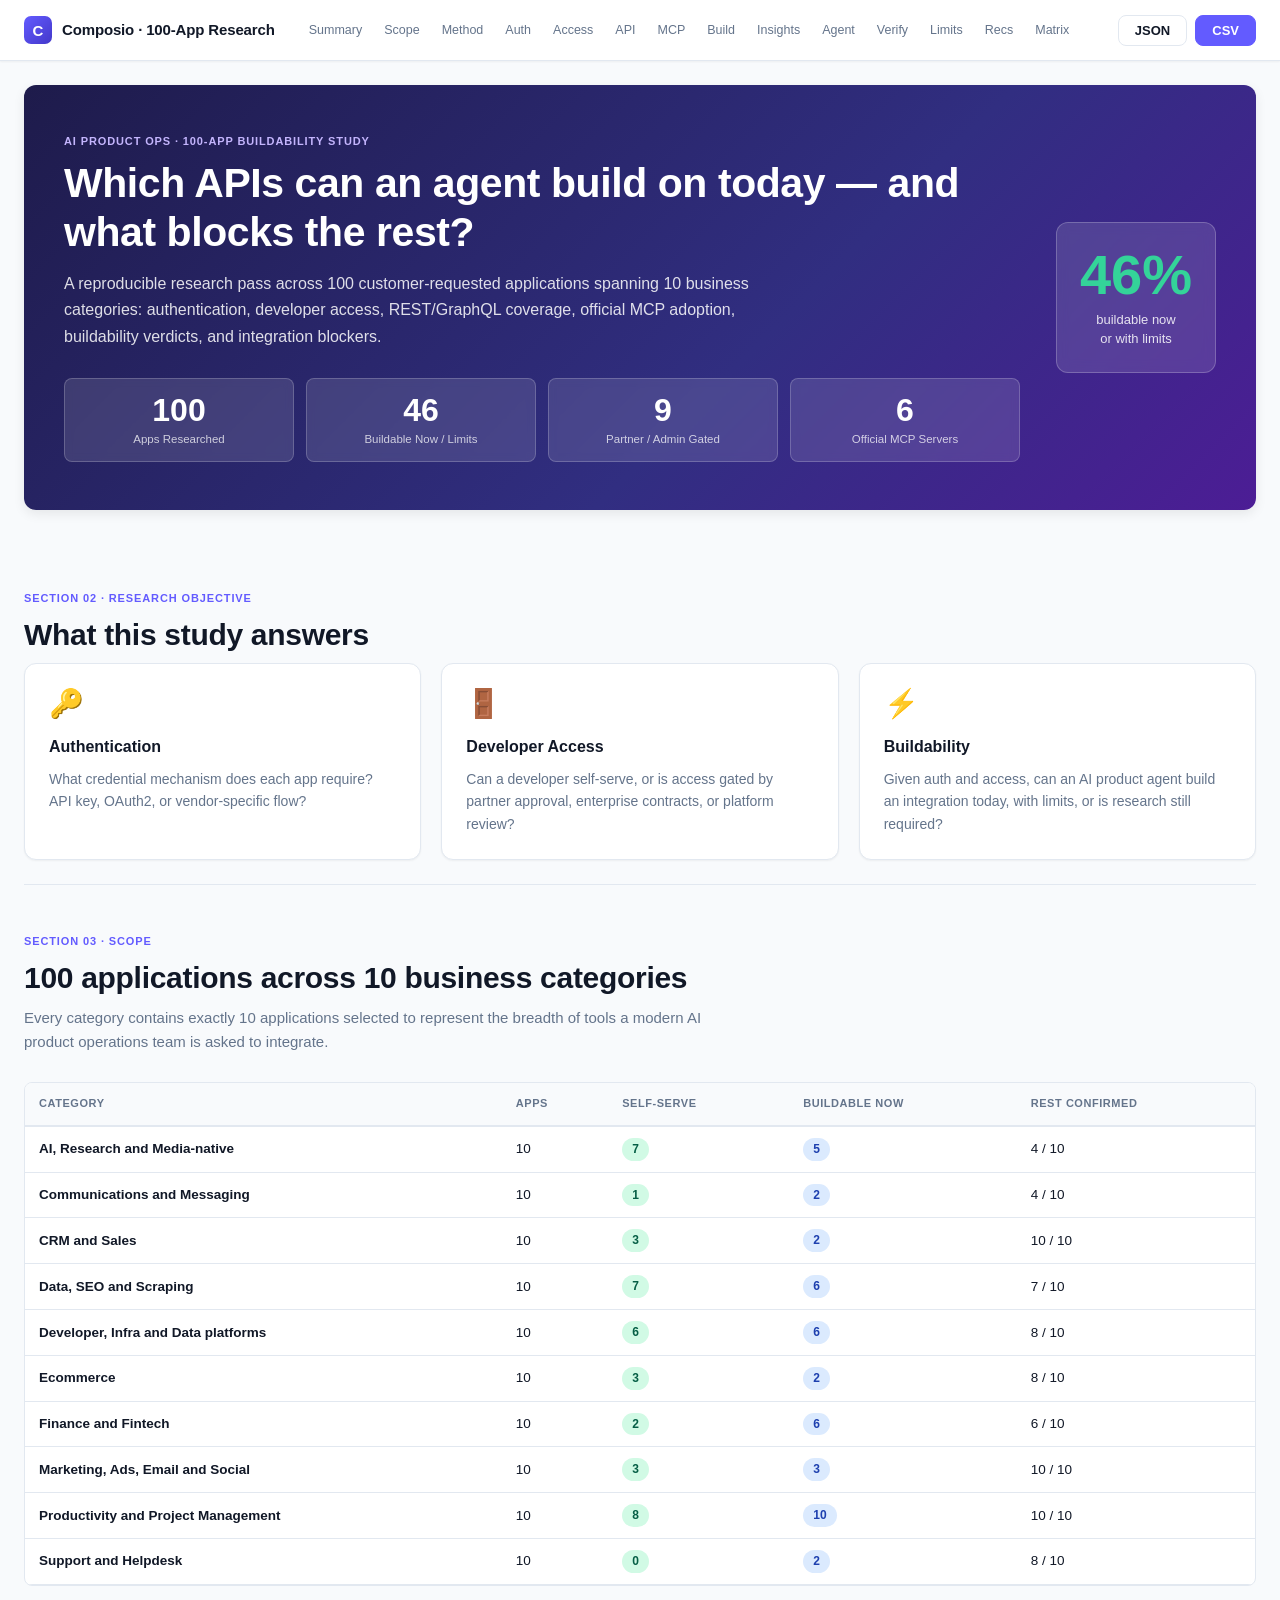
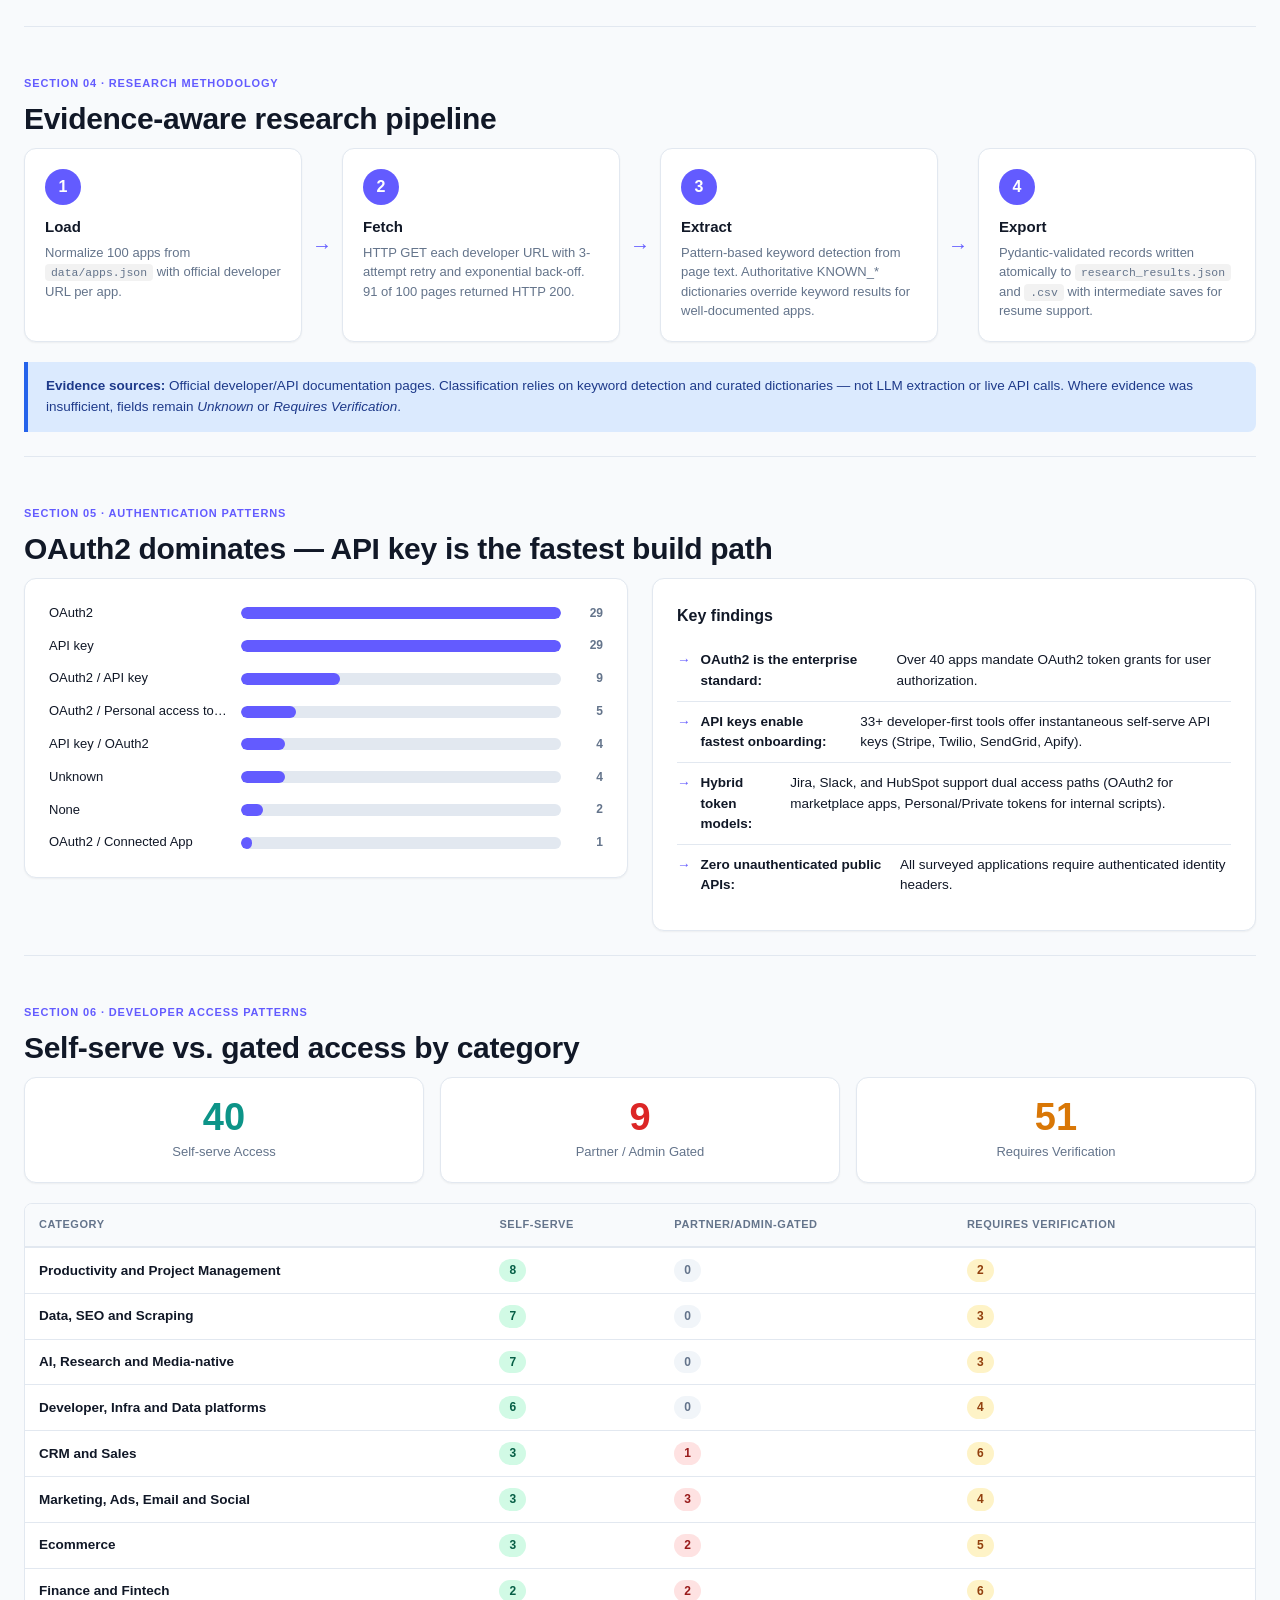
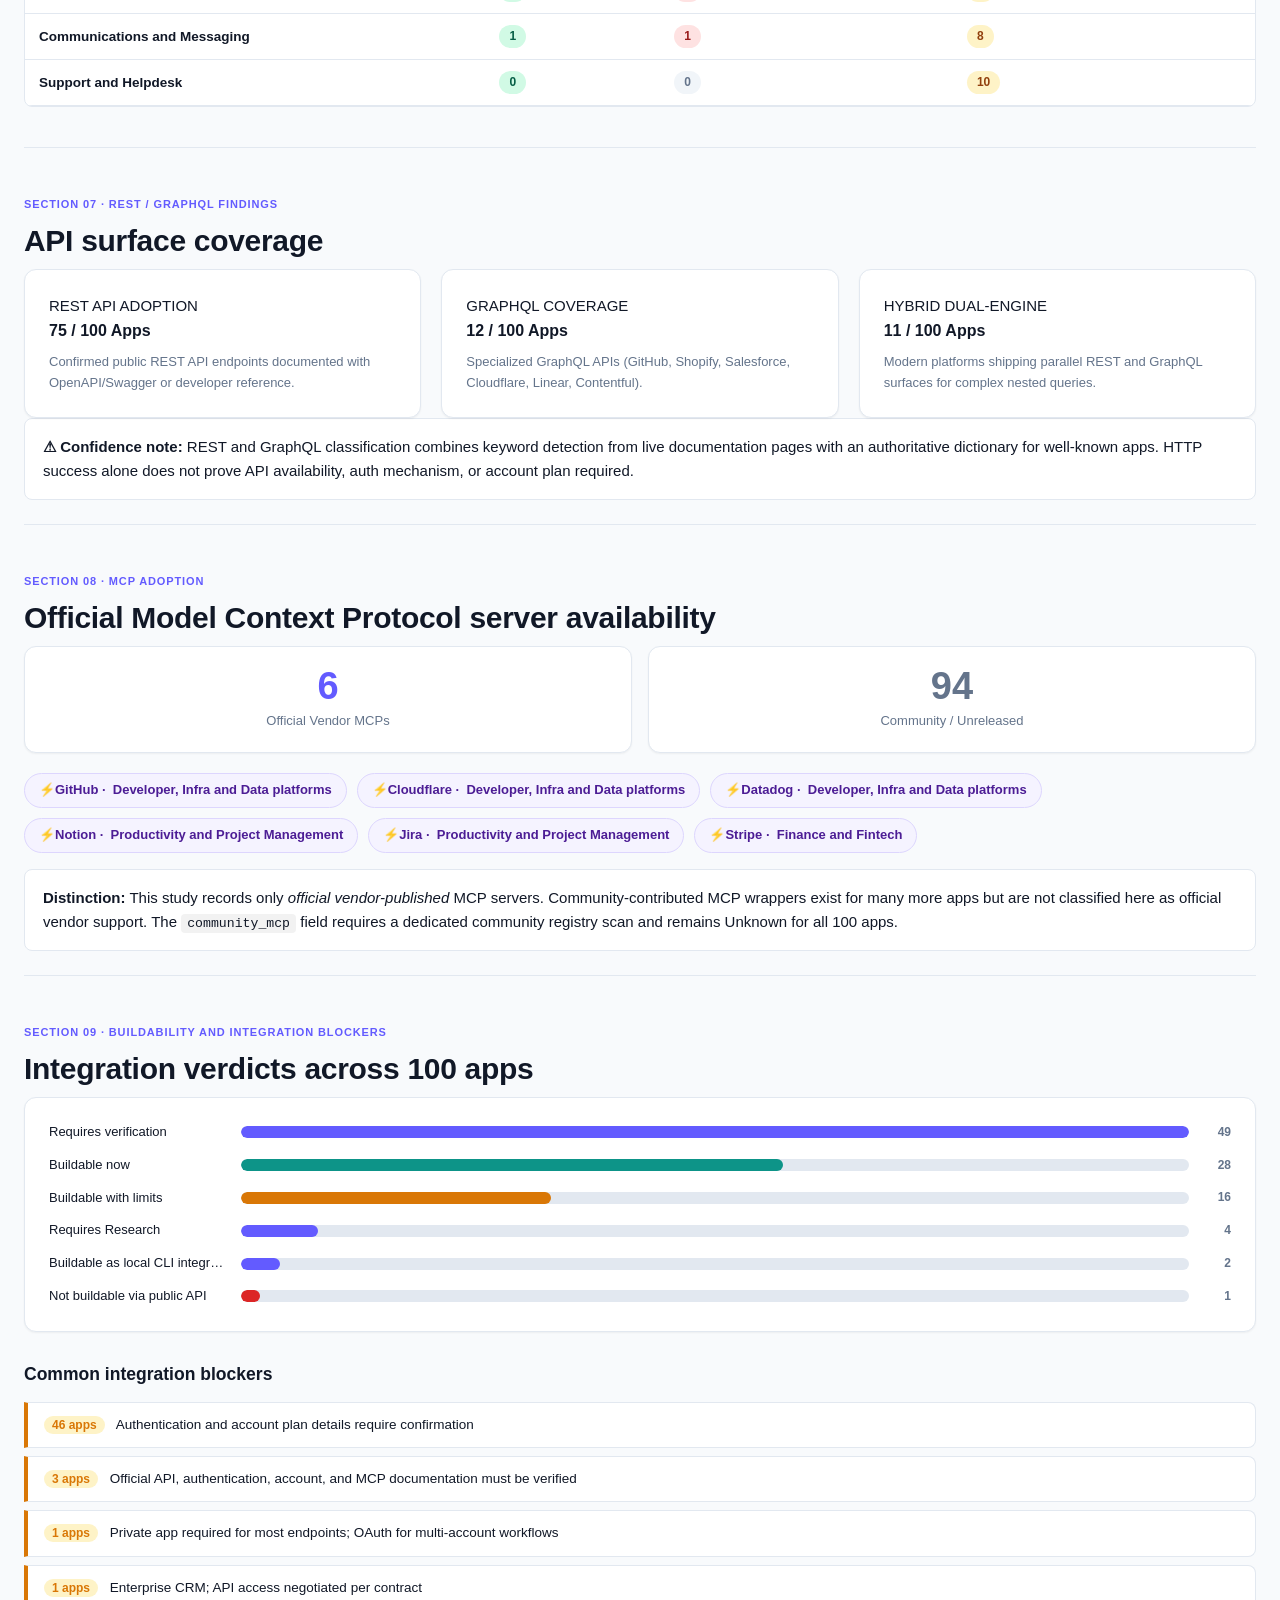
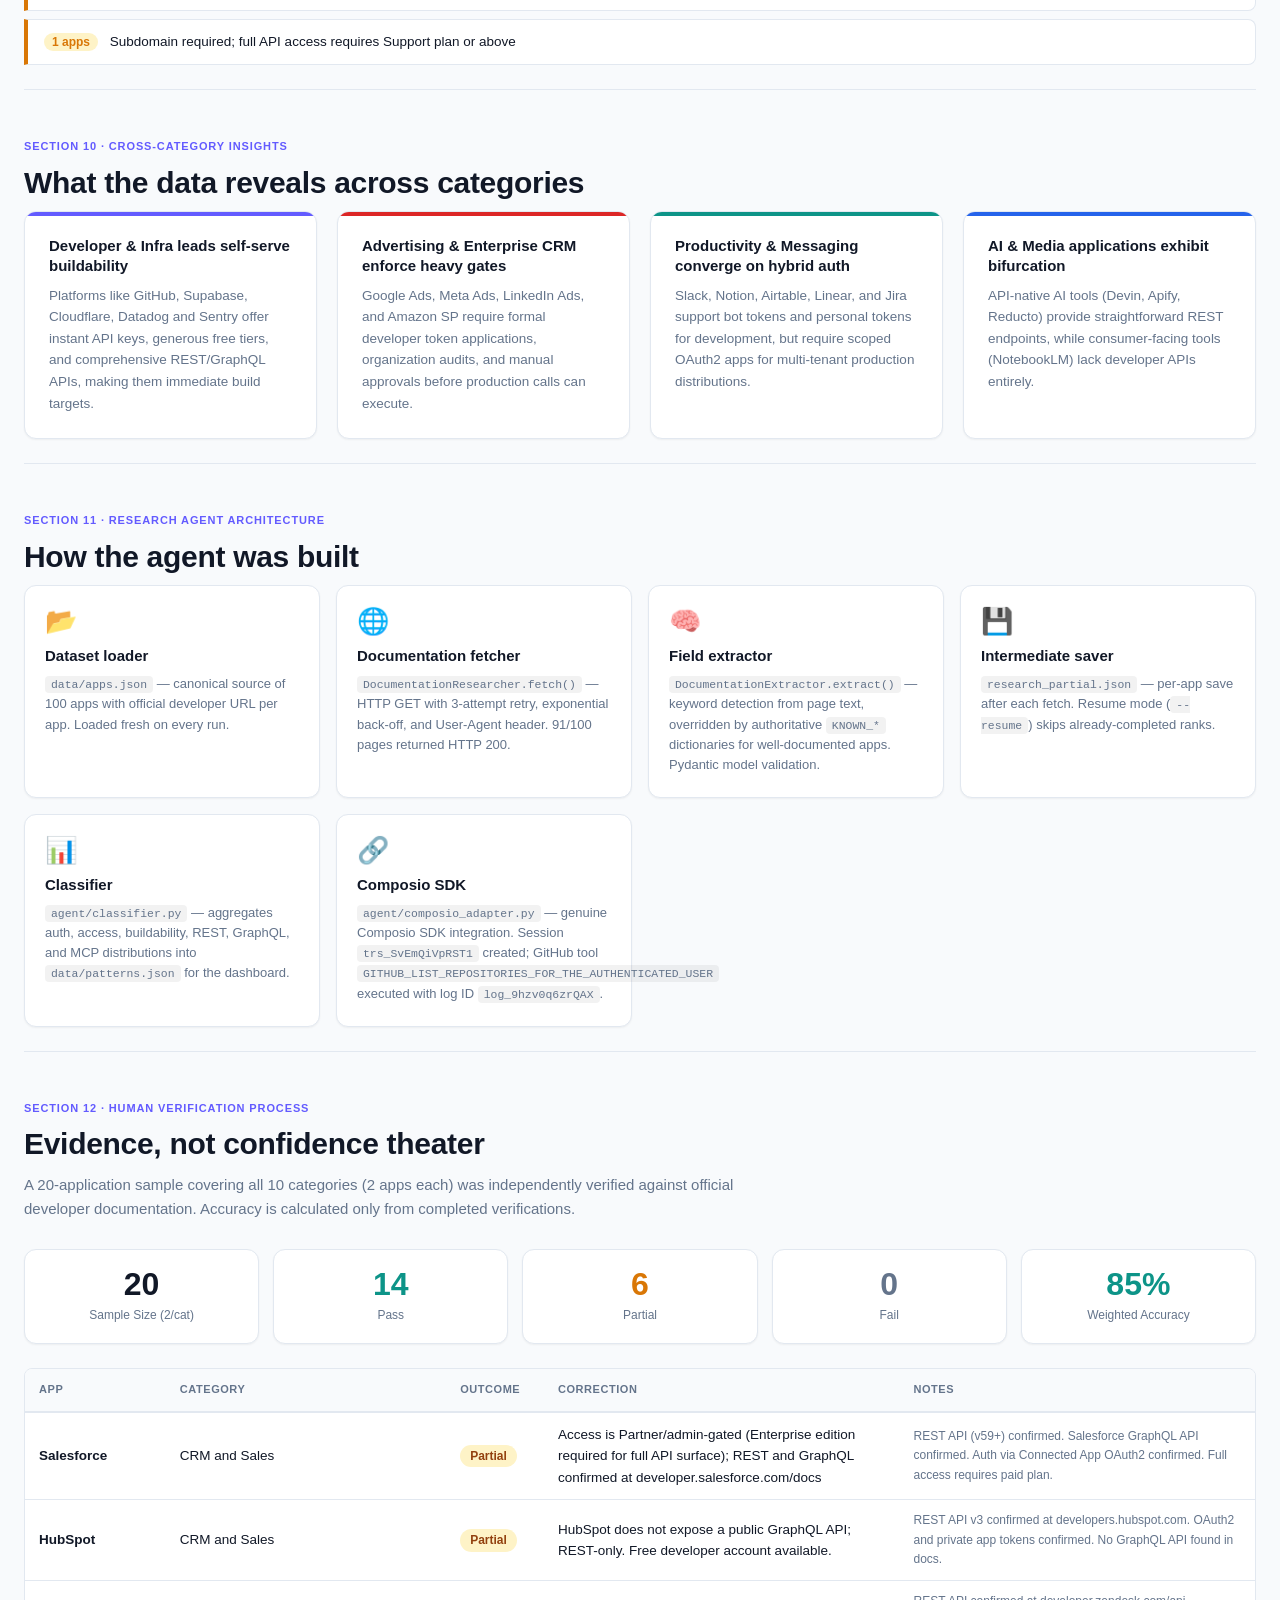
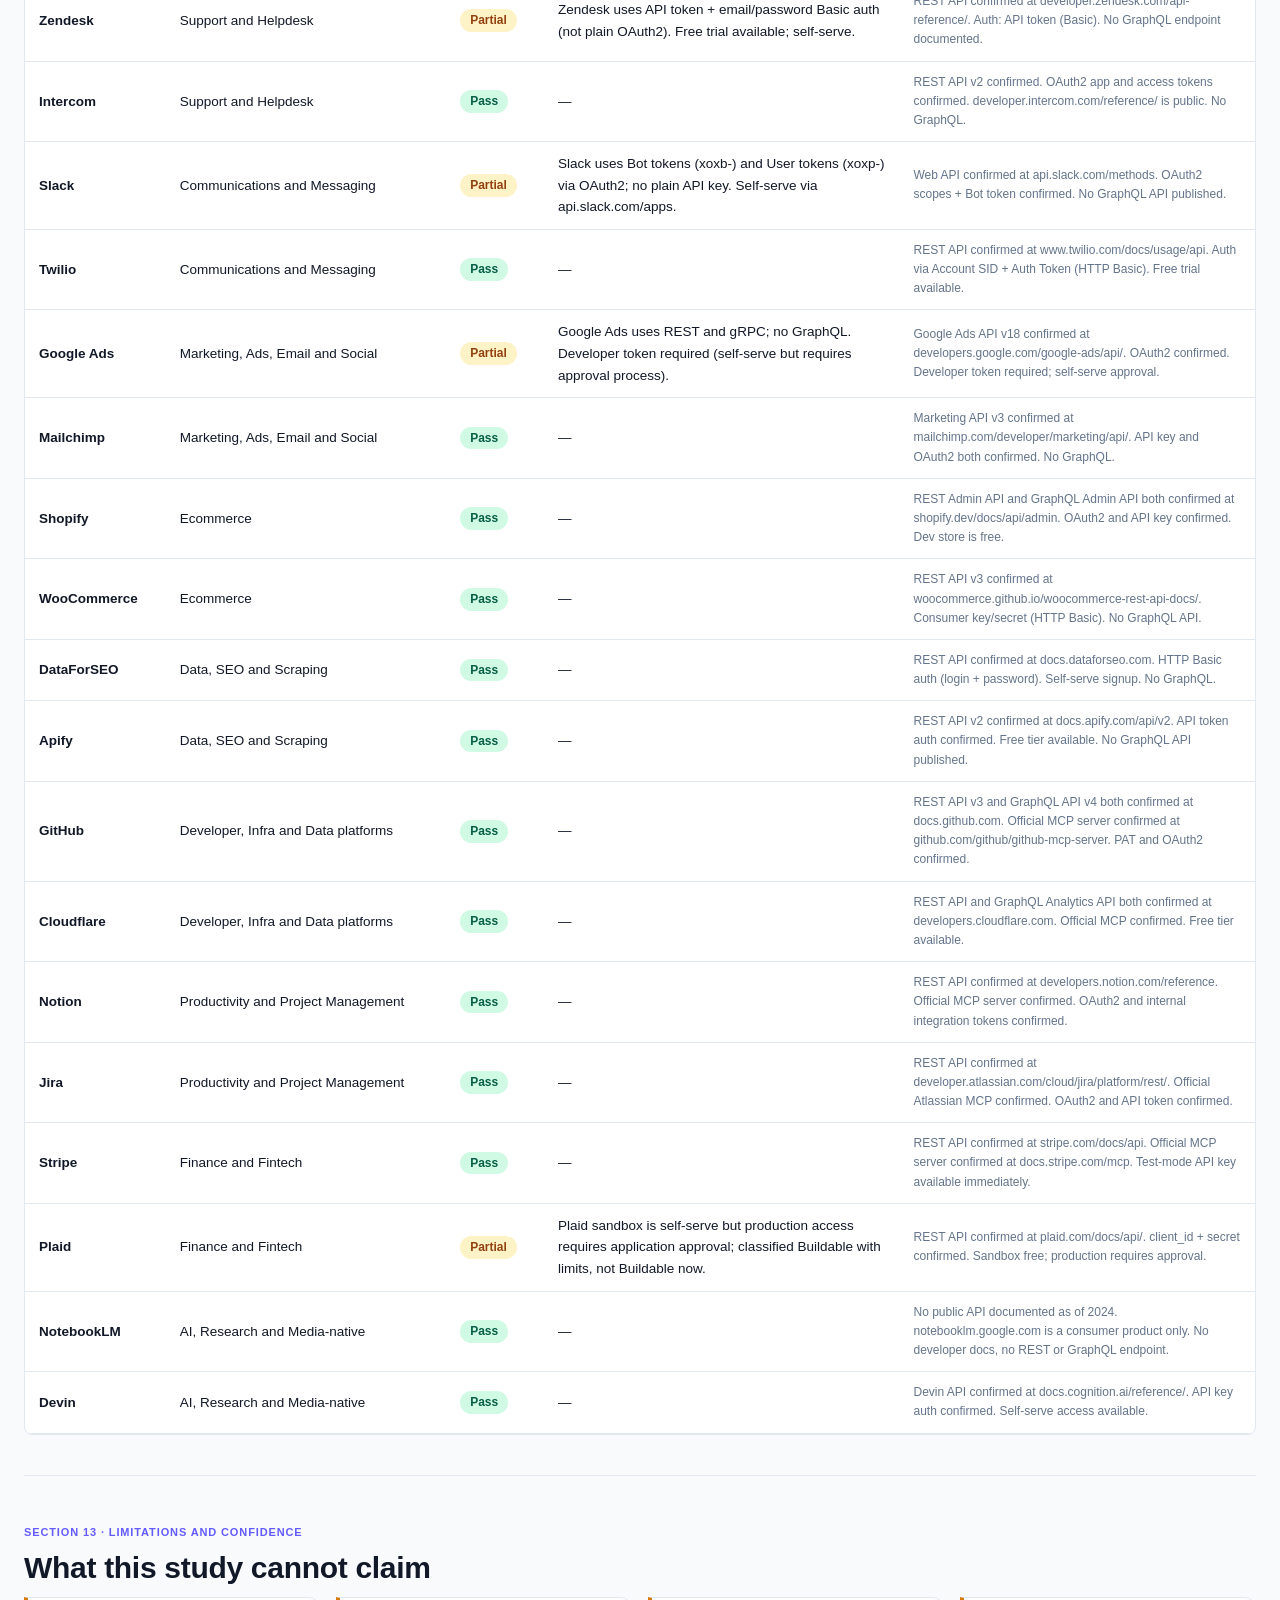
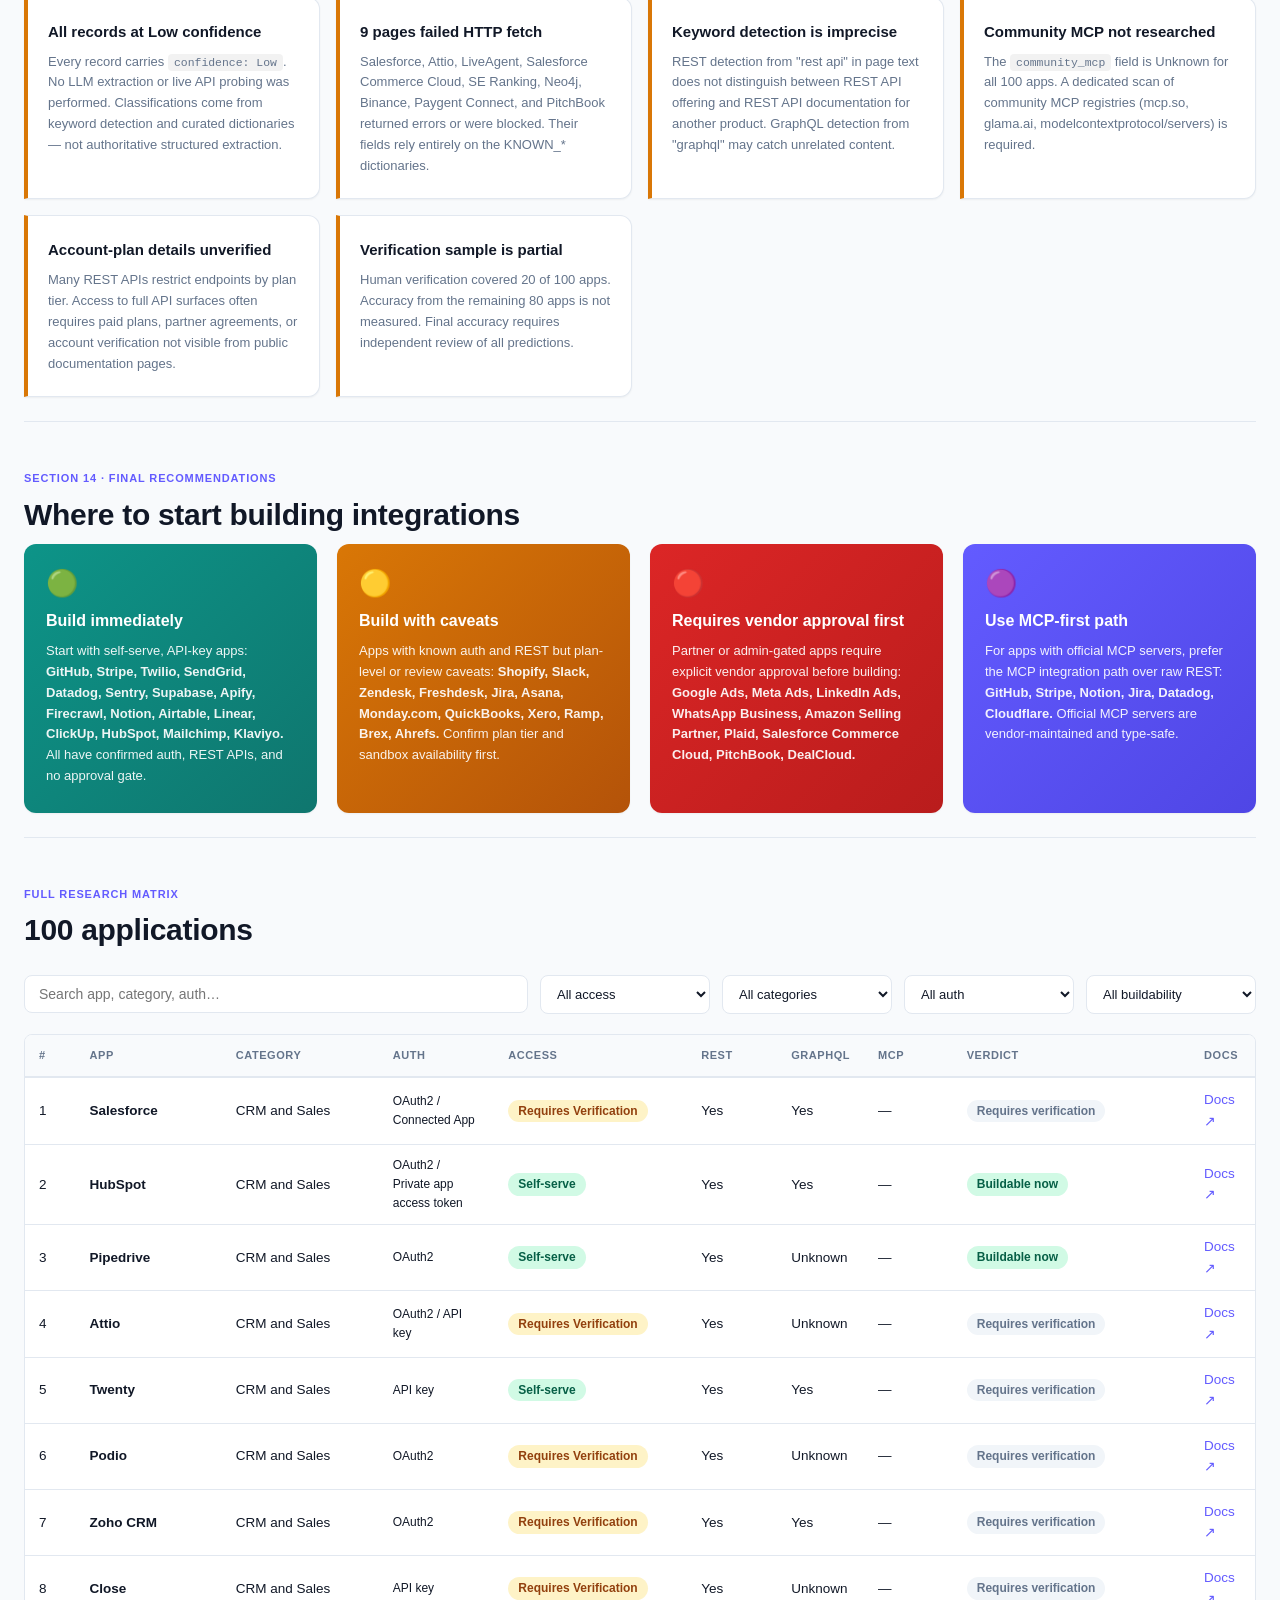
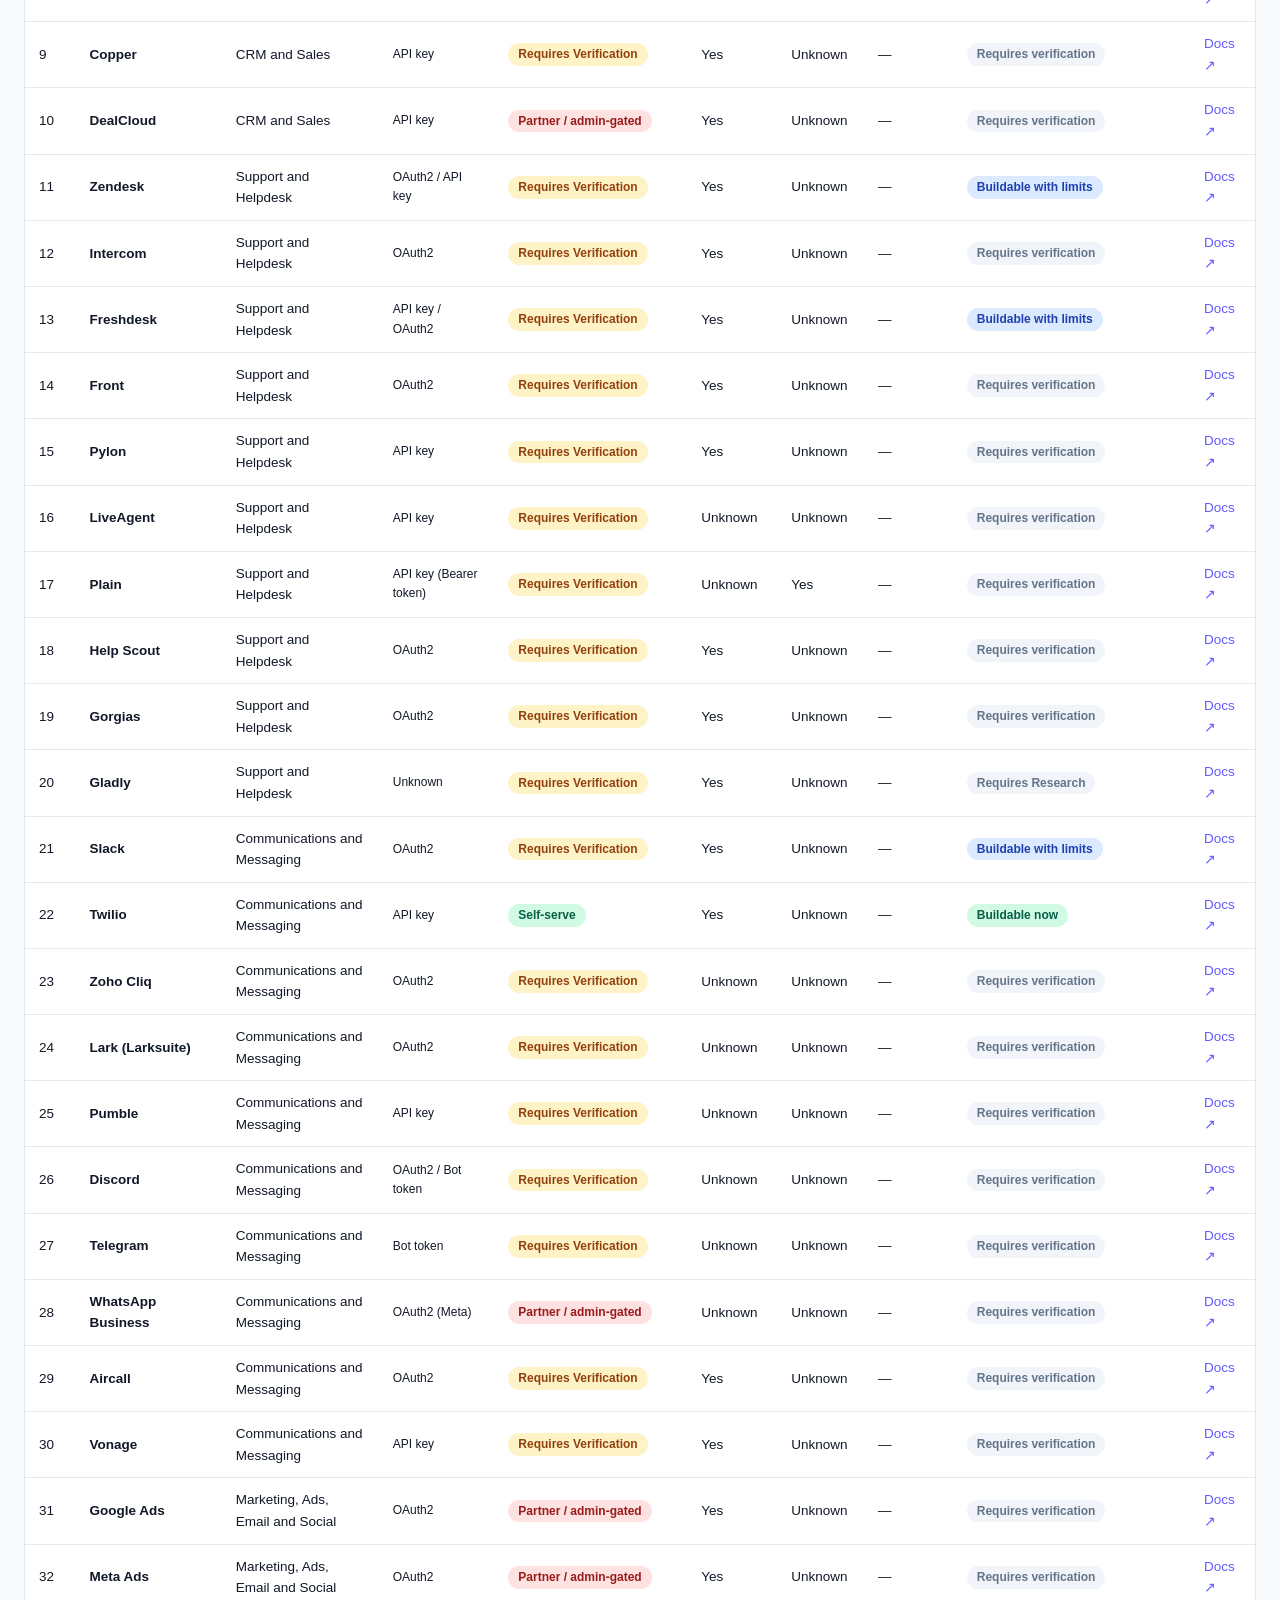
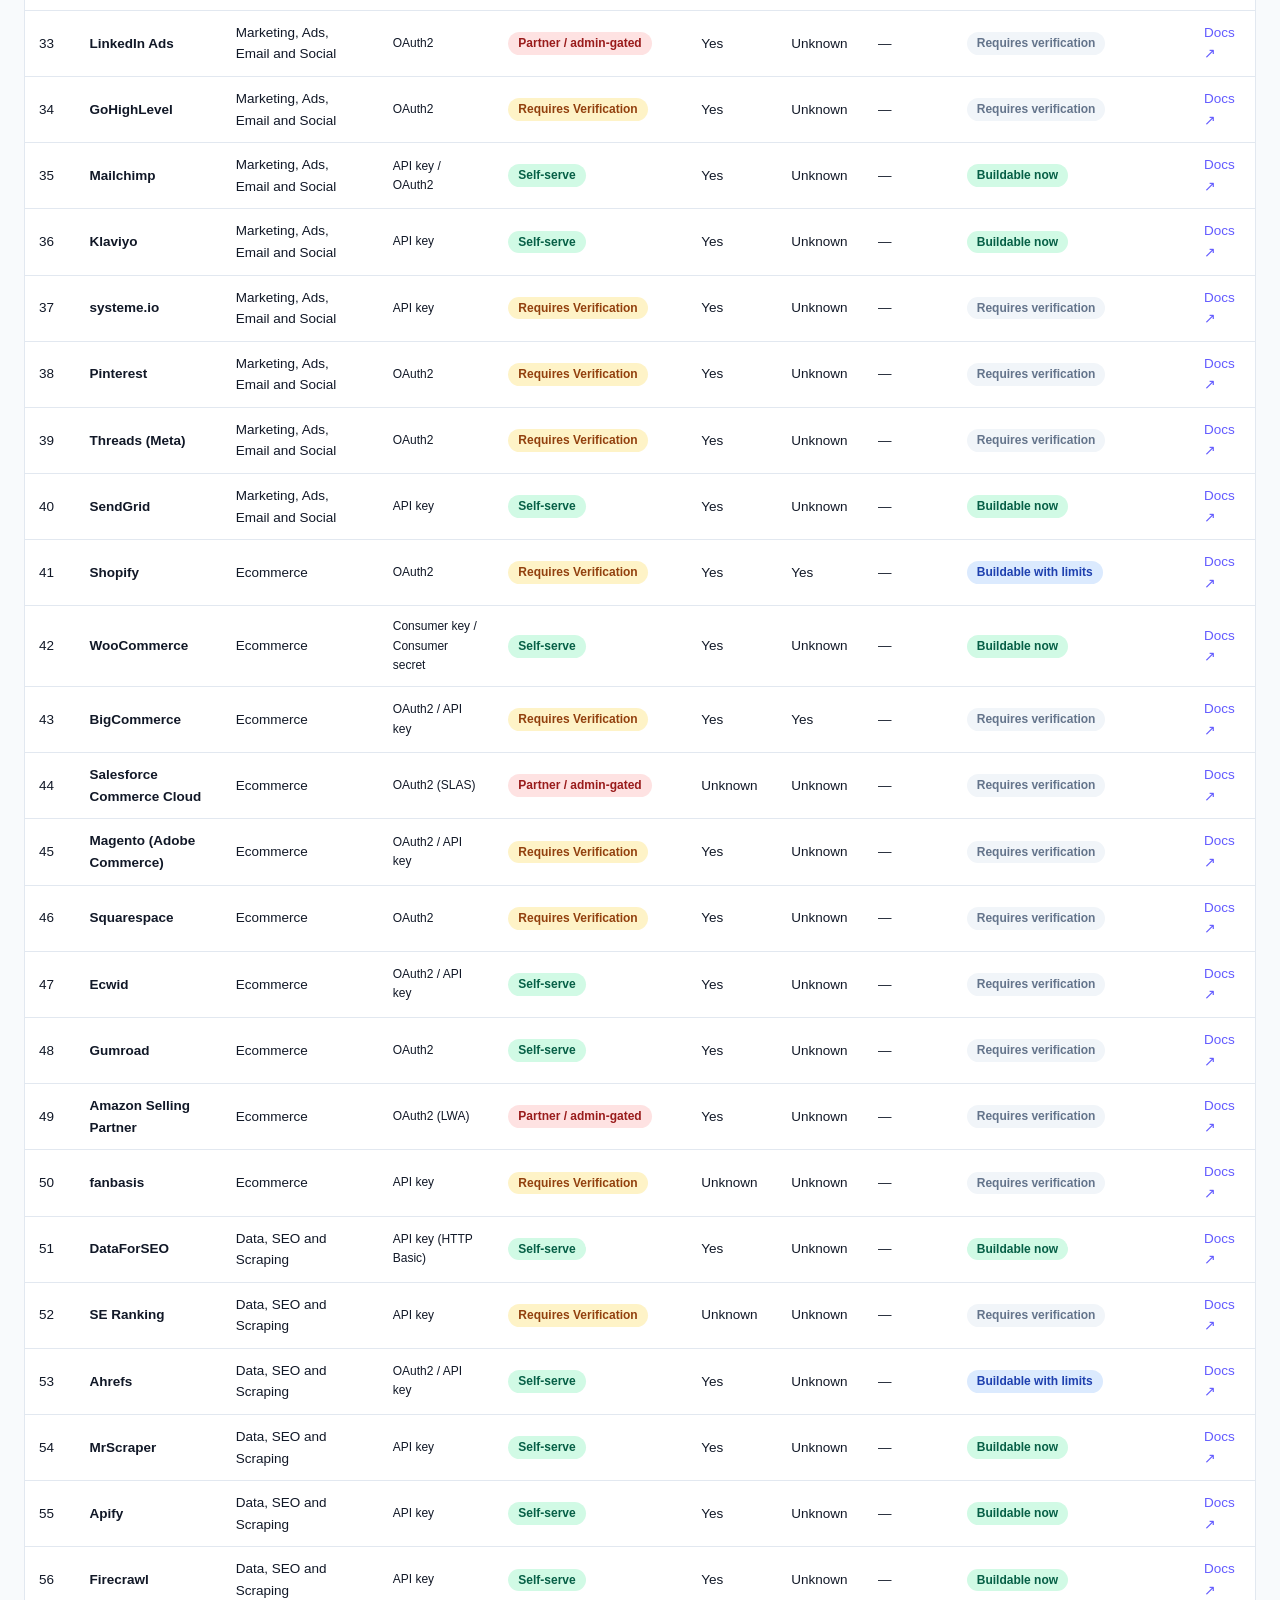
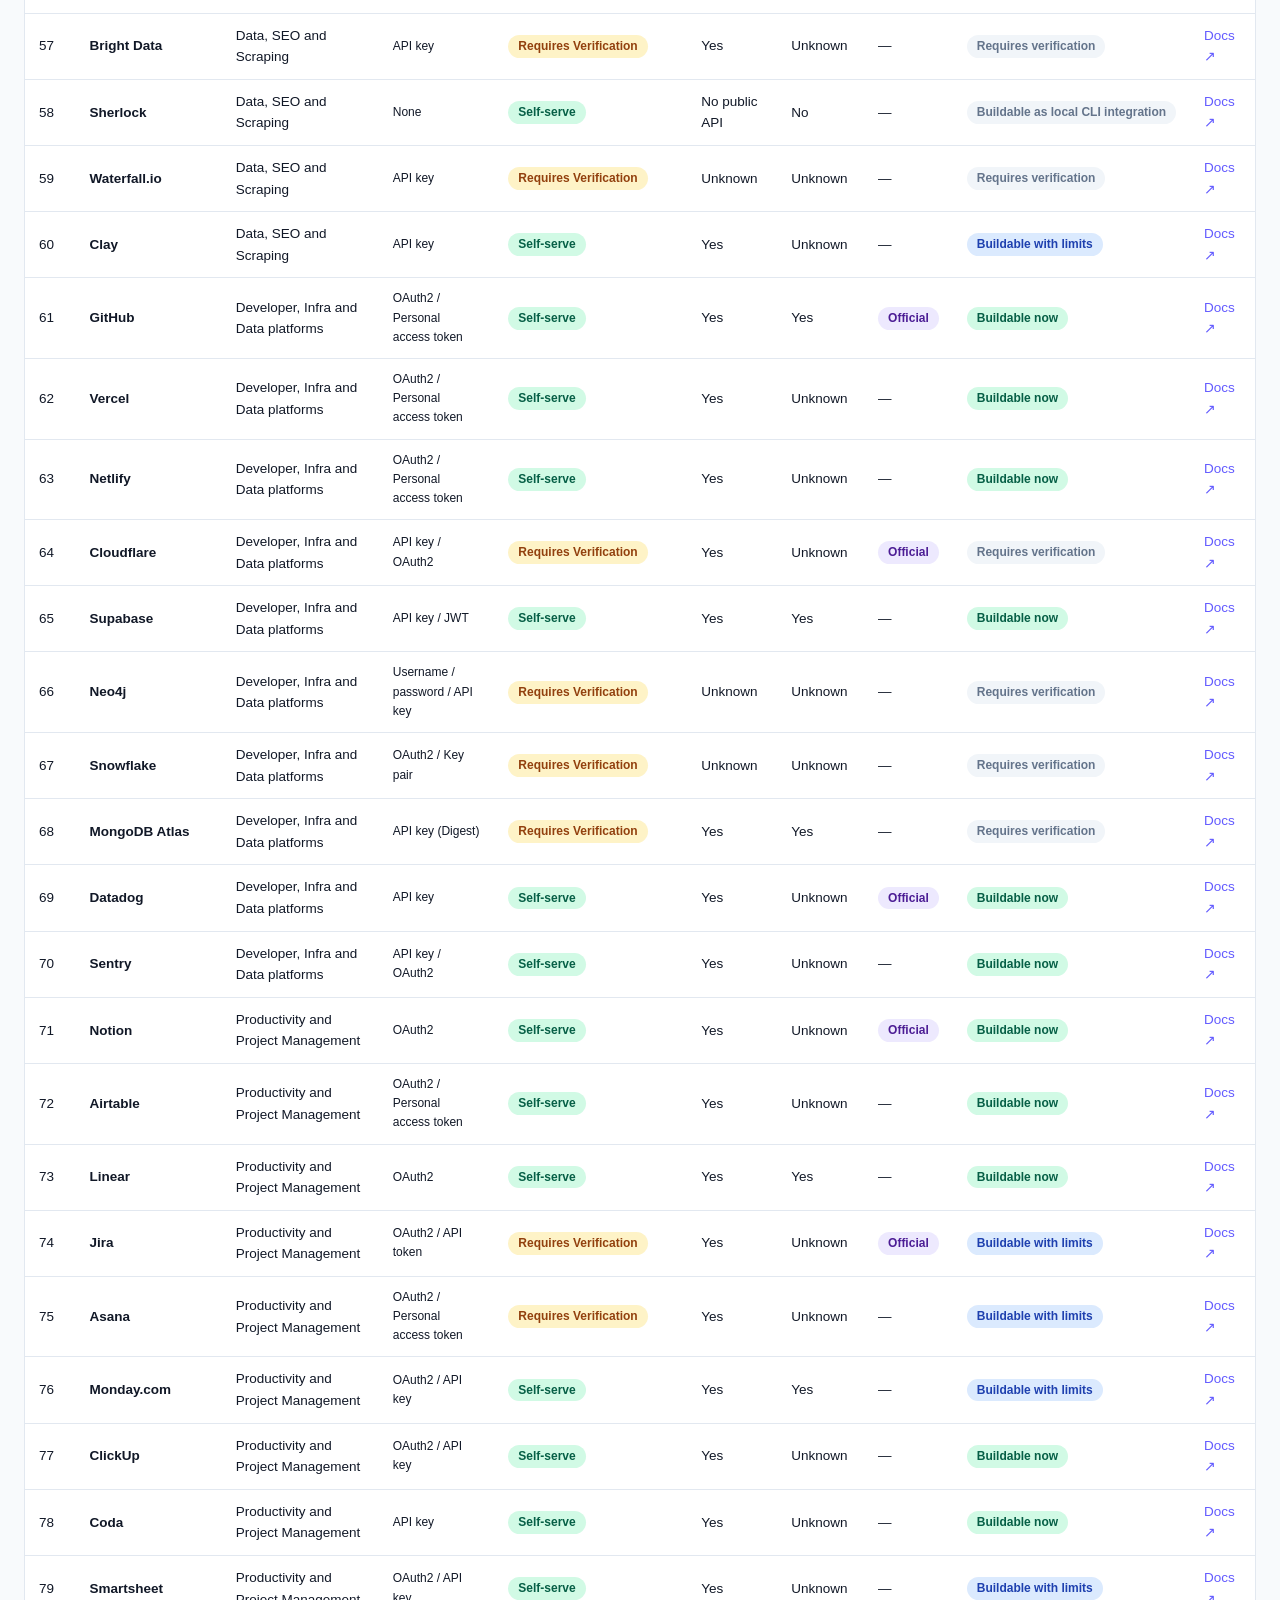
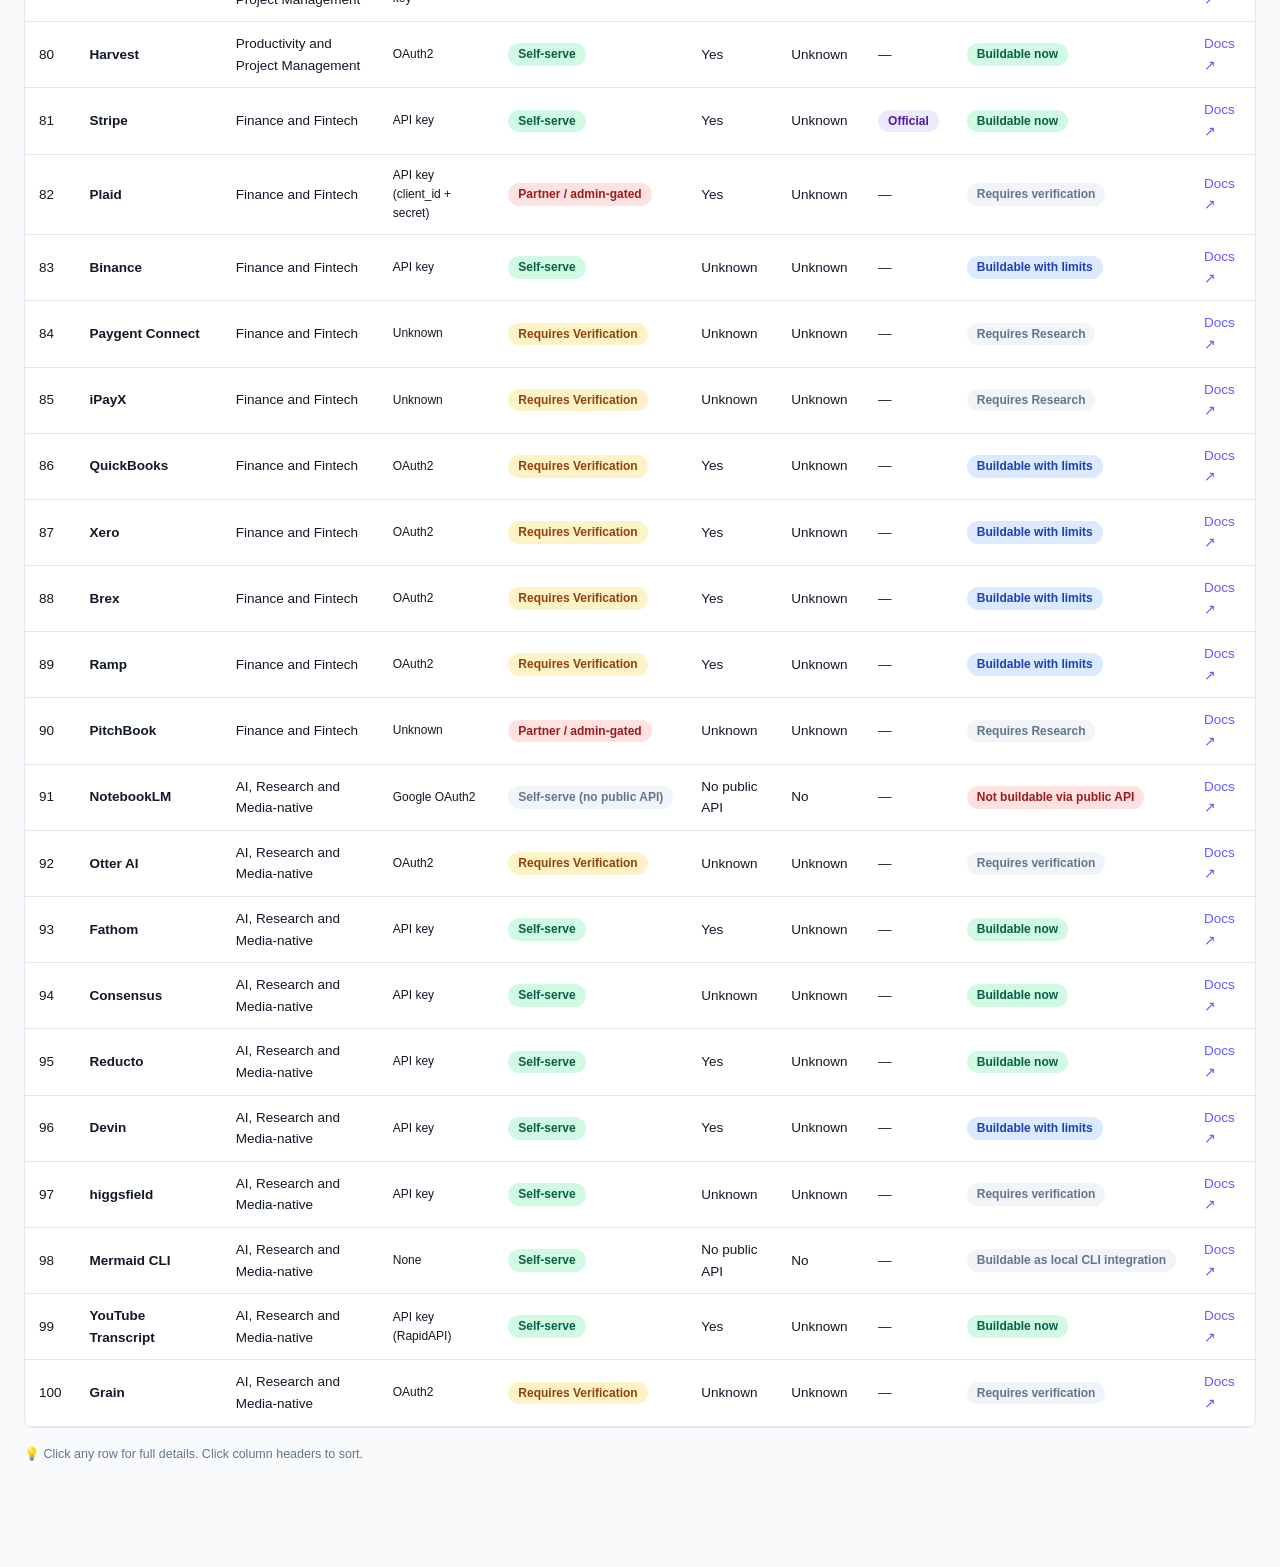
<file: index.html>
<!doctype html>
<html lang="en">
<head>
  <meta charset="utf-8">
  <meta http-equiv="refresh" content="0; url=./dashboard/">
  <title>Composio 100-App Research Dashboard</title>
  <script>
    window.location.replace("./dashboard/");
  </script>
</head>
<body style="font-family:system-ui,-apple-system,sans-serif;background:#f7f8fa;display:flex;align-items:center;justify-content:center;height:100vh;margin:0;">
  <div style="text-align:center;padding:2rem;">
    <h1>100-App API Buildability Study</h1>
    <p>Redirecting to the research dashboard...</p>
    <p><a href="./dashboard/" style="color:#635bff;font-weight:600;text-decoration:none;">Click here if you are not redirected automatically &rarr;</a></p>
  </div>
</body>
</html>
</file>
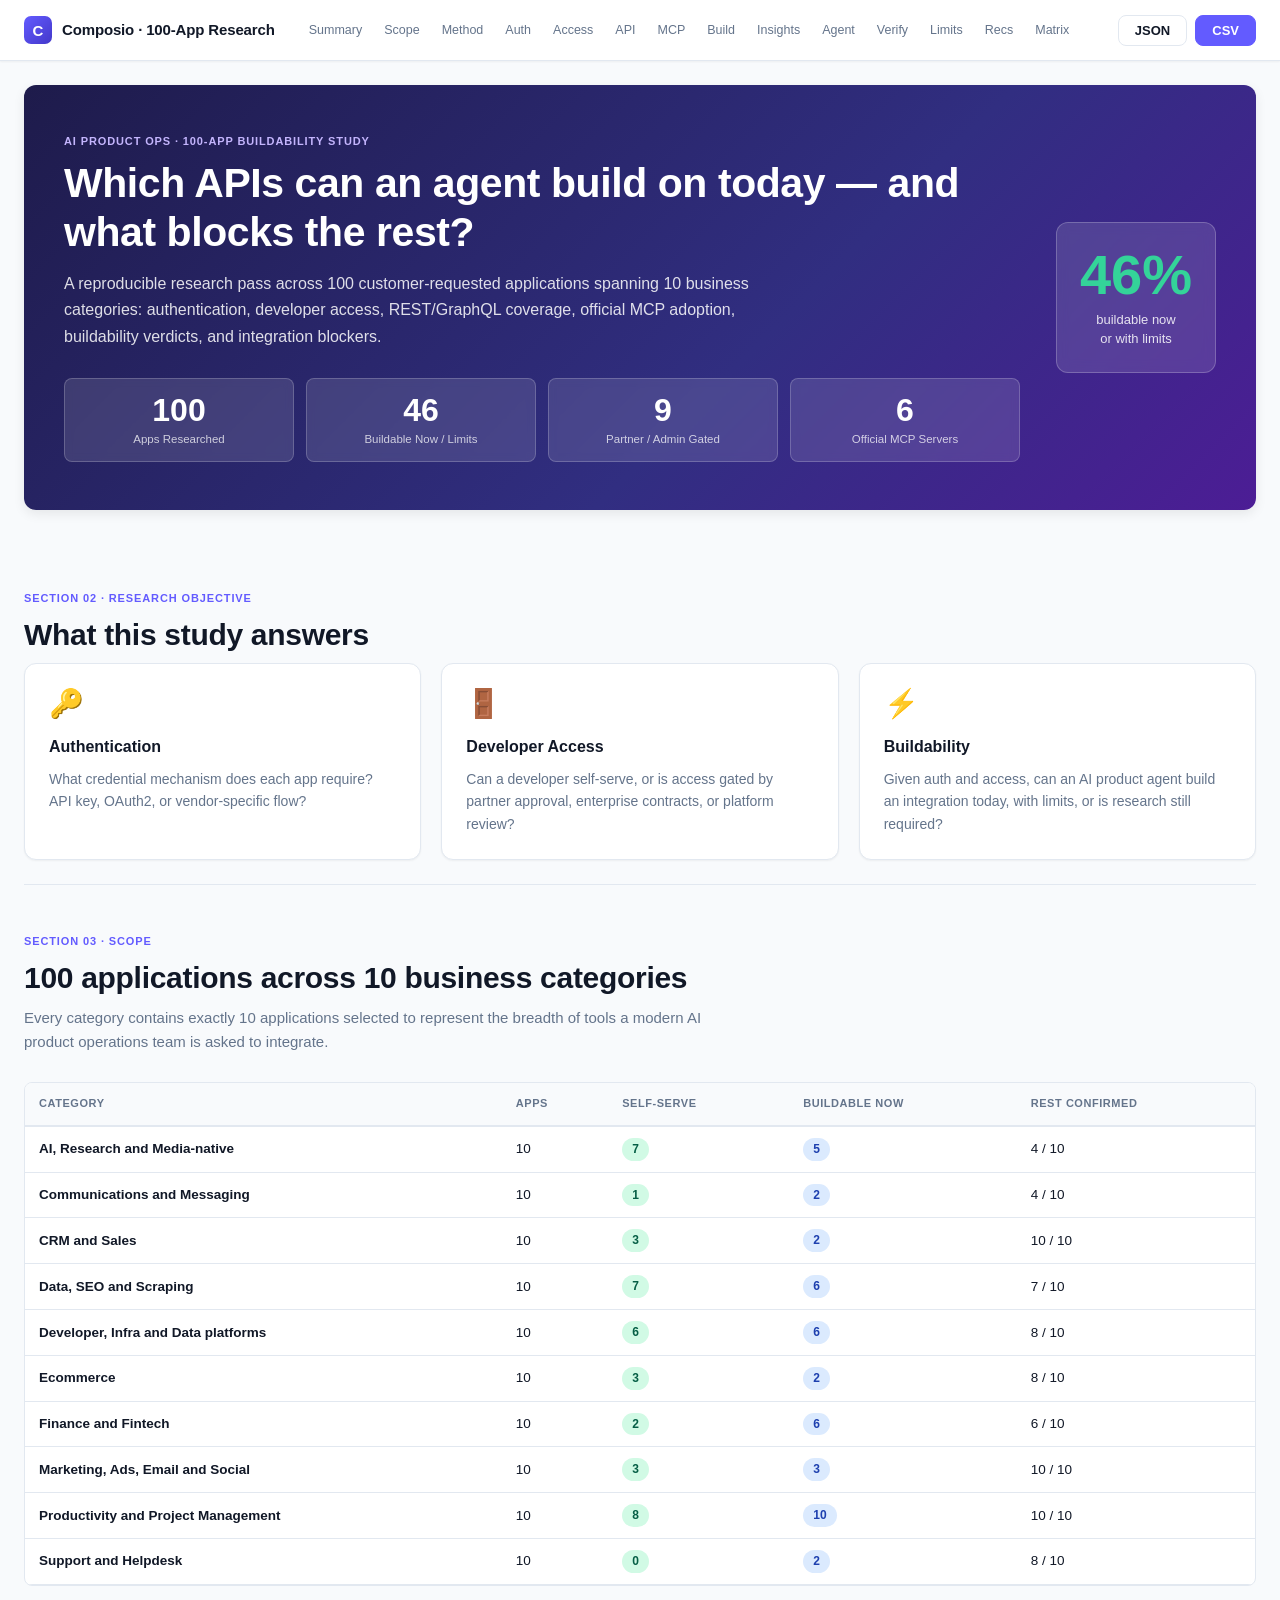
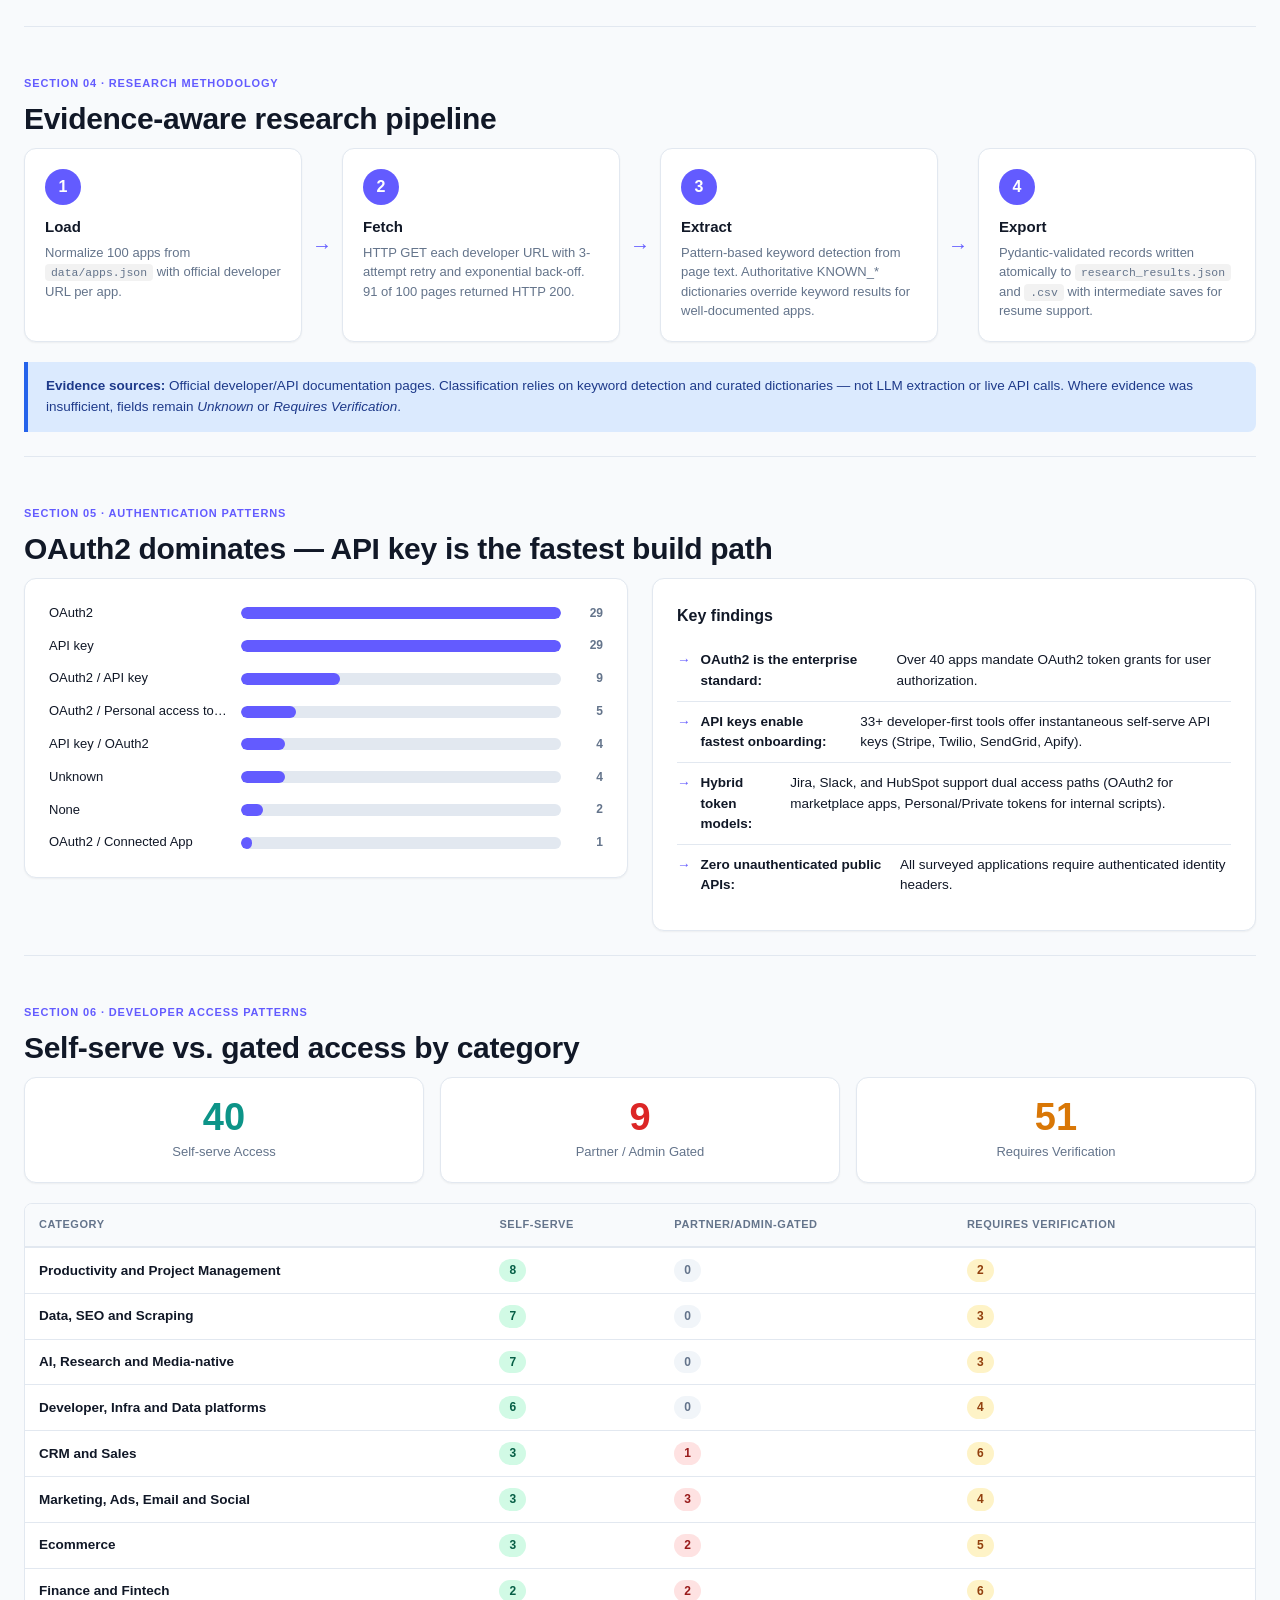
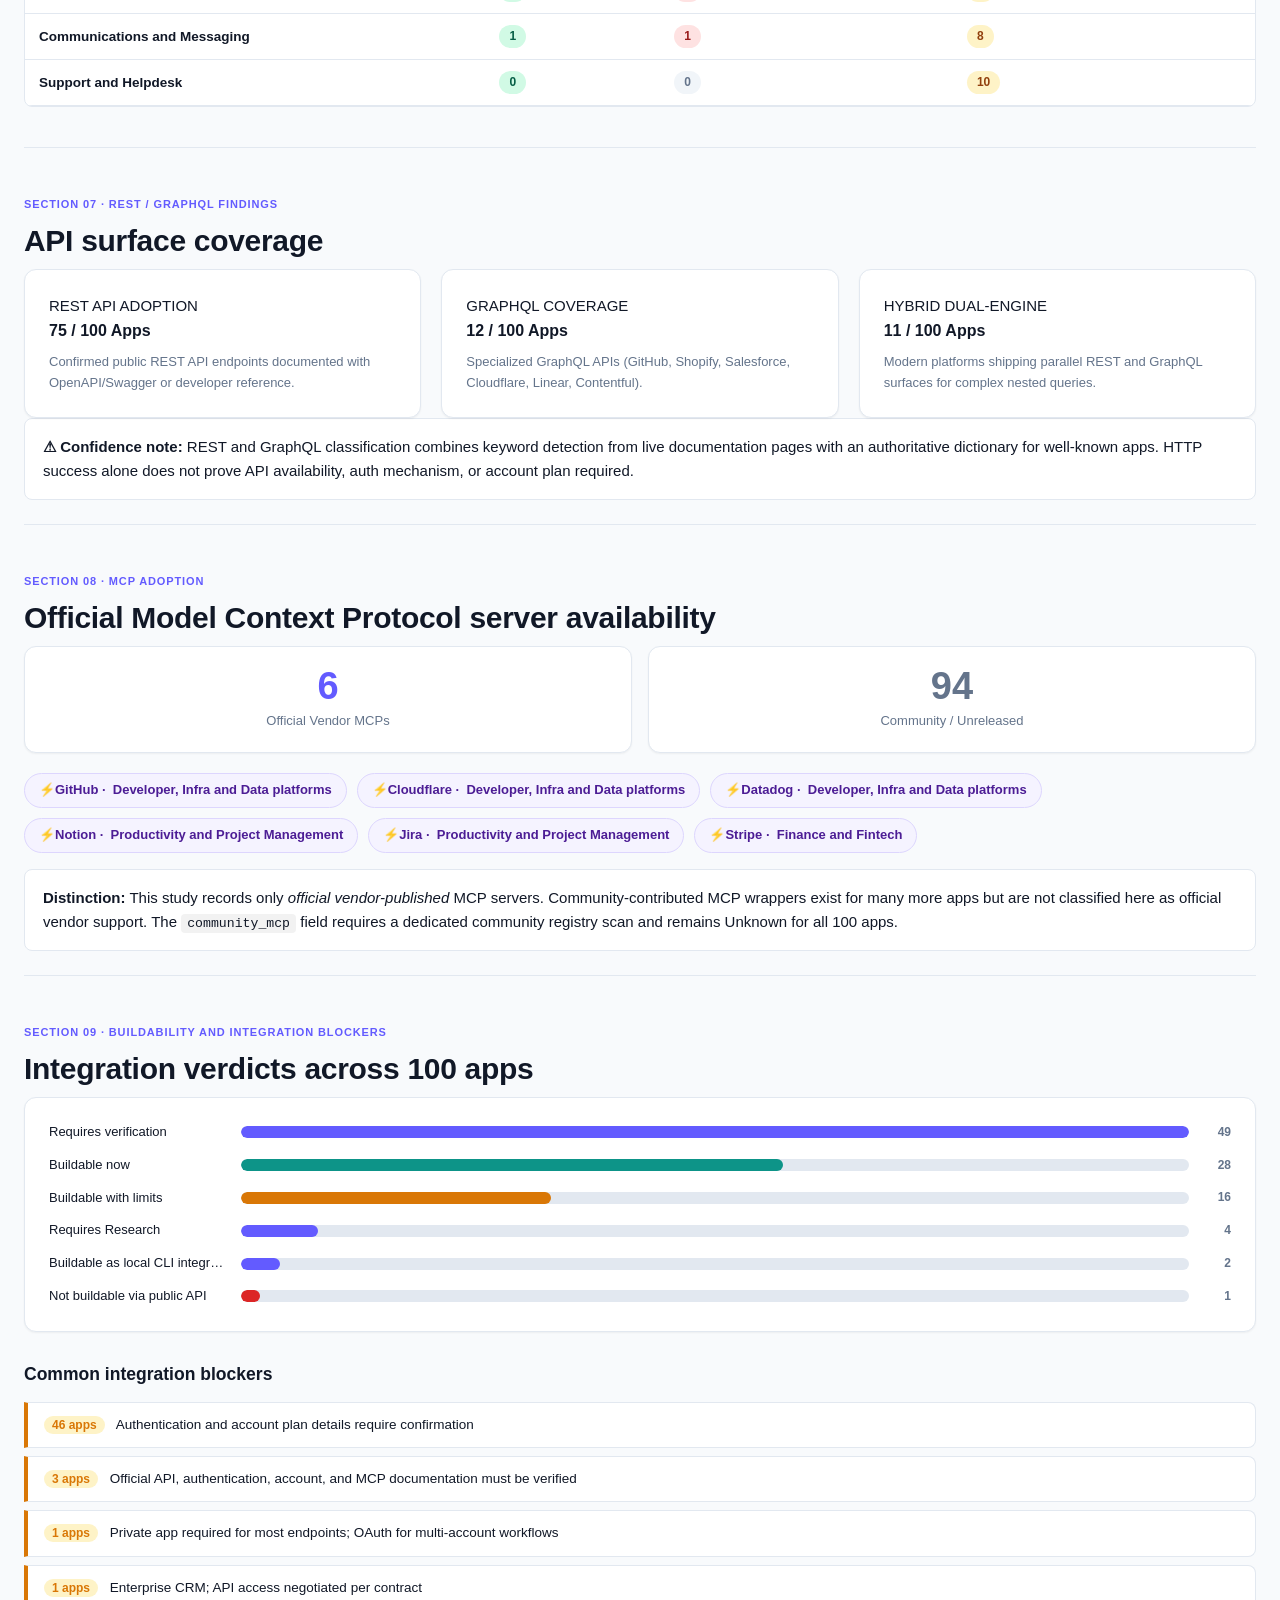
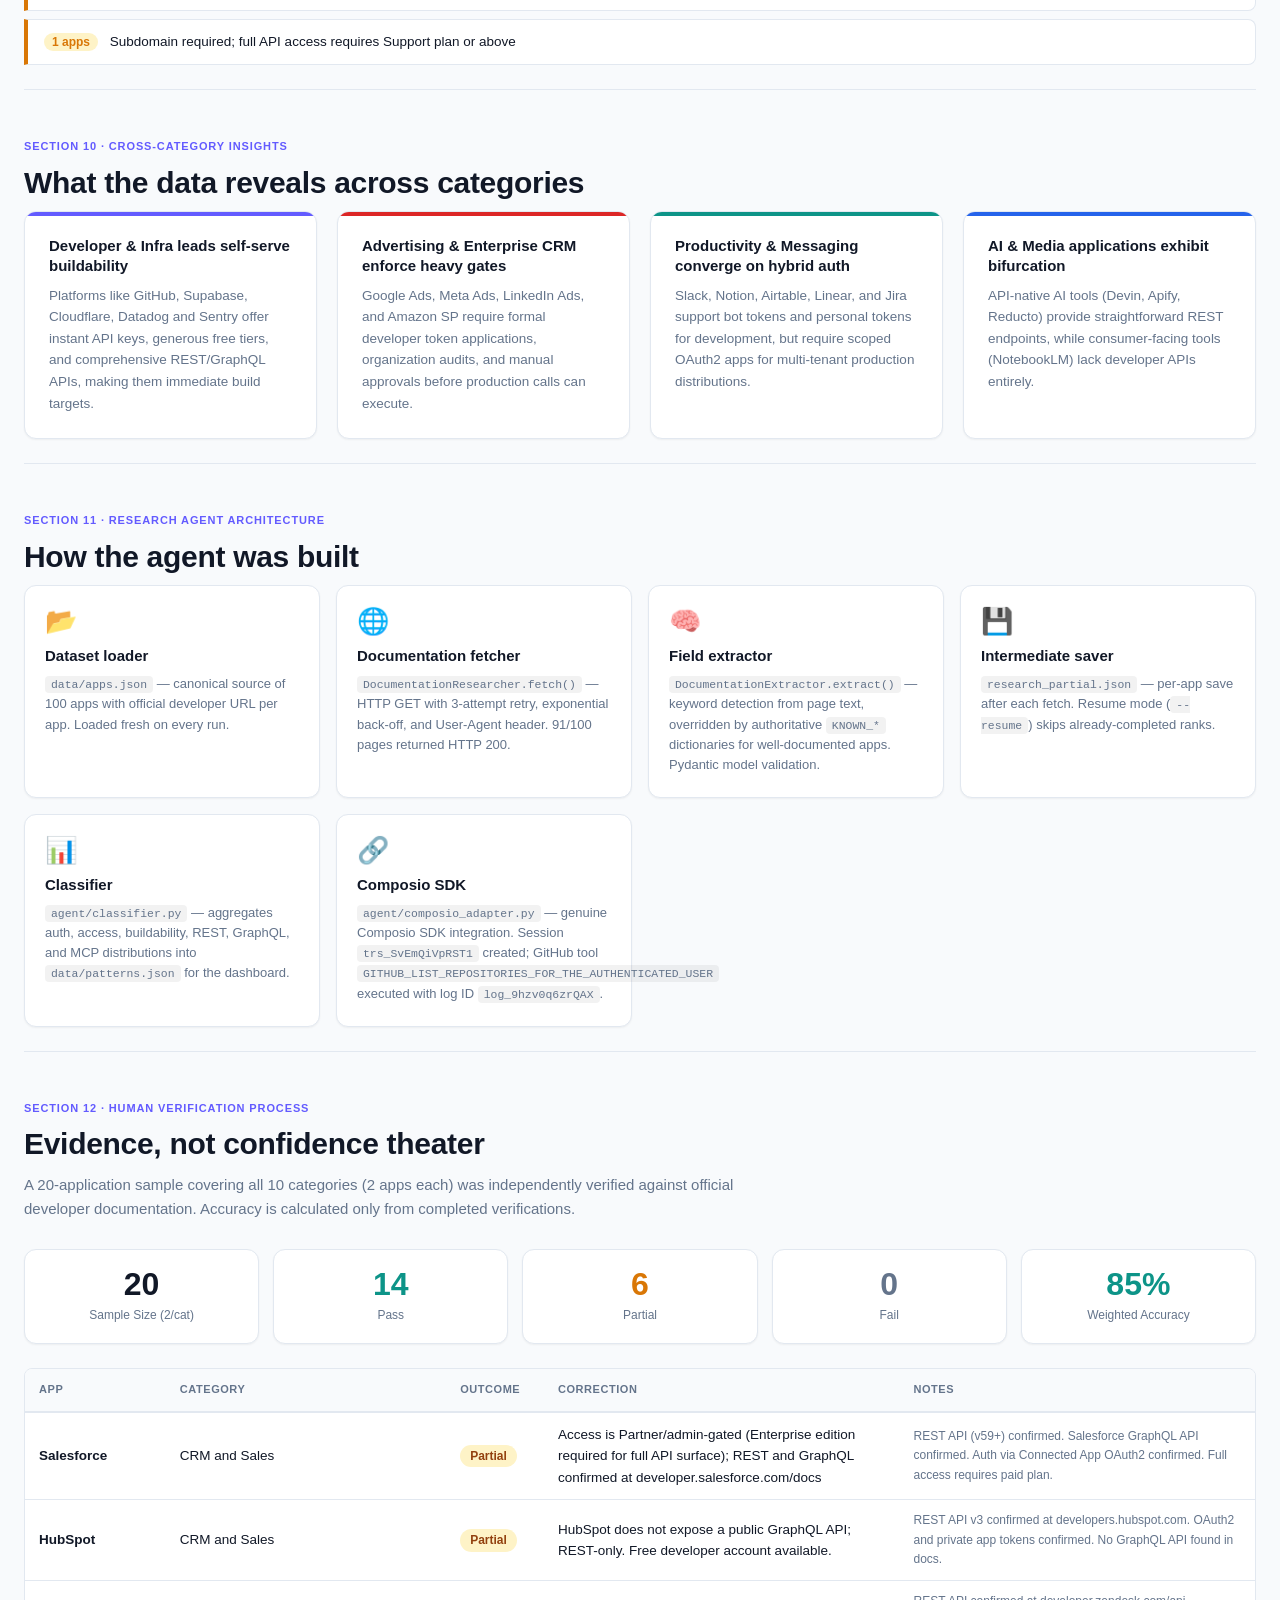
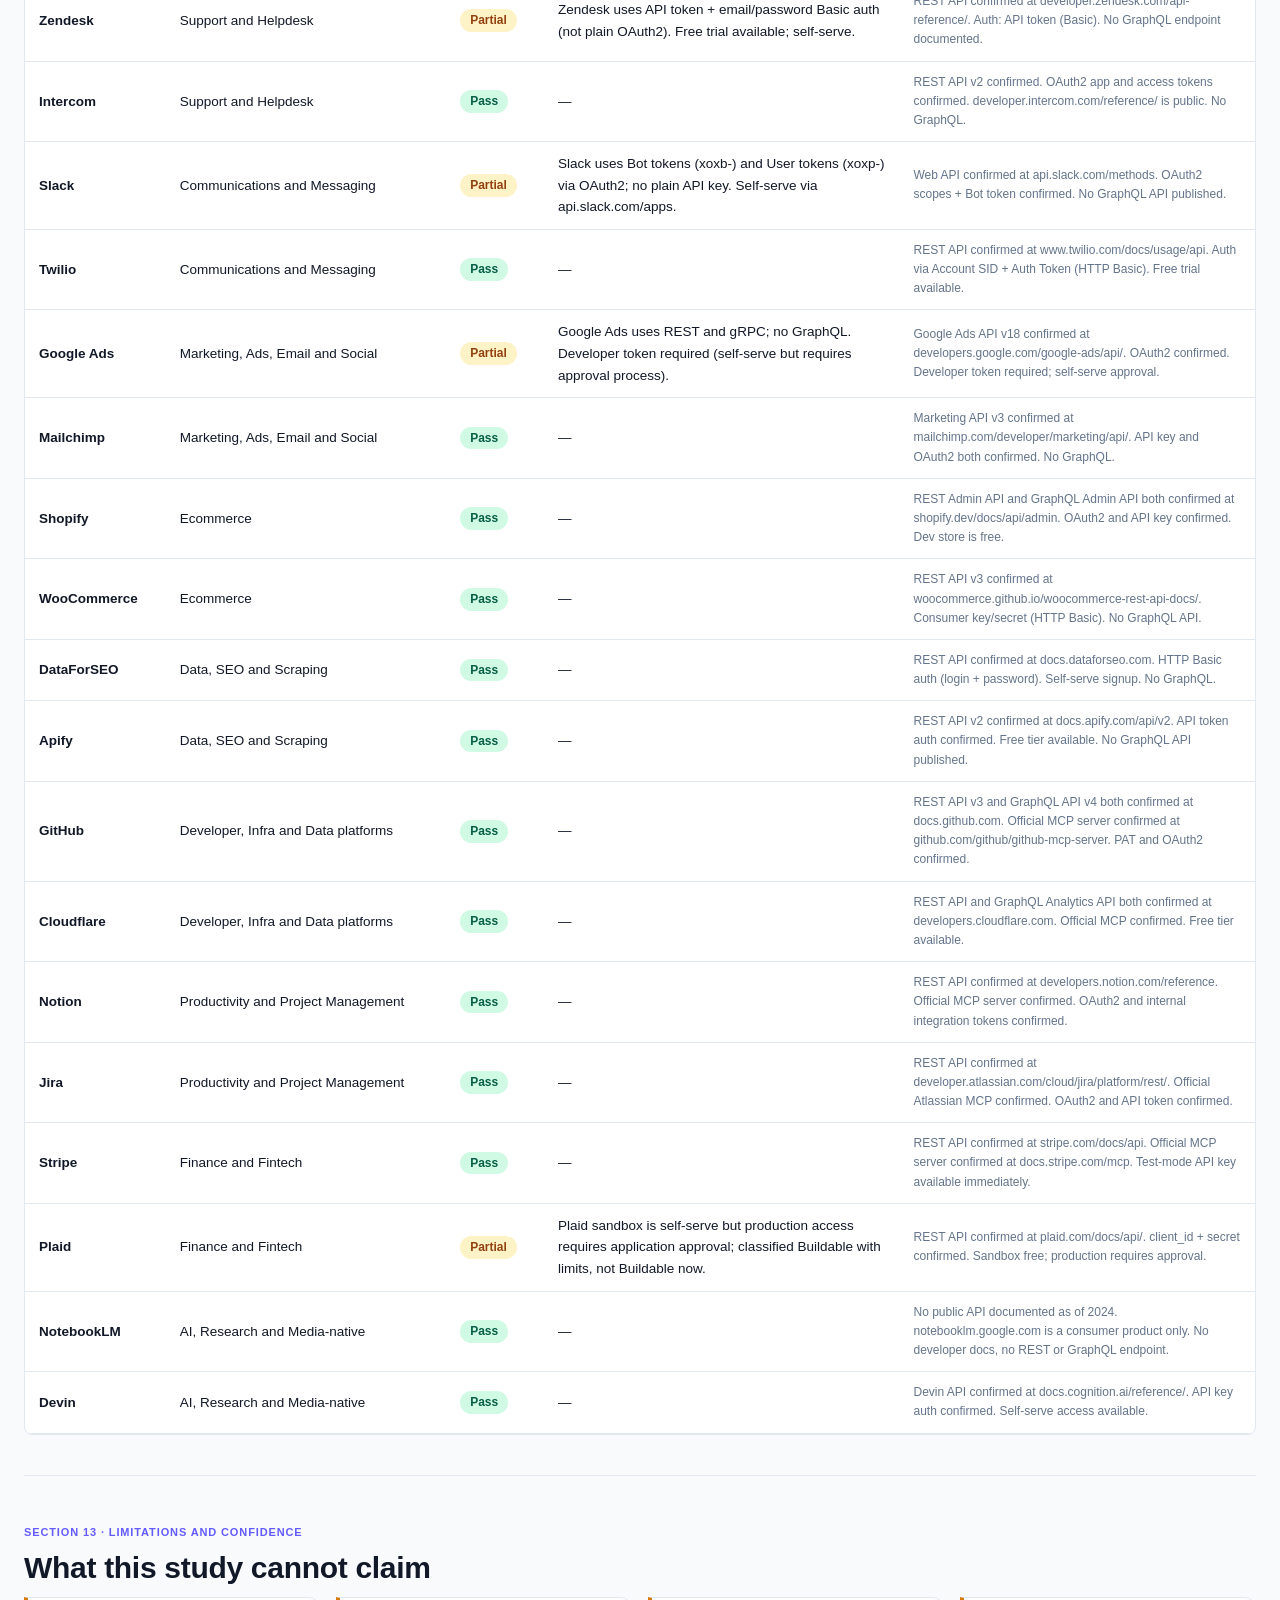
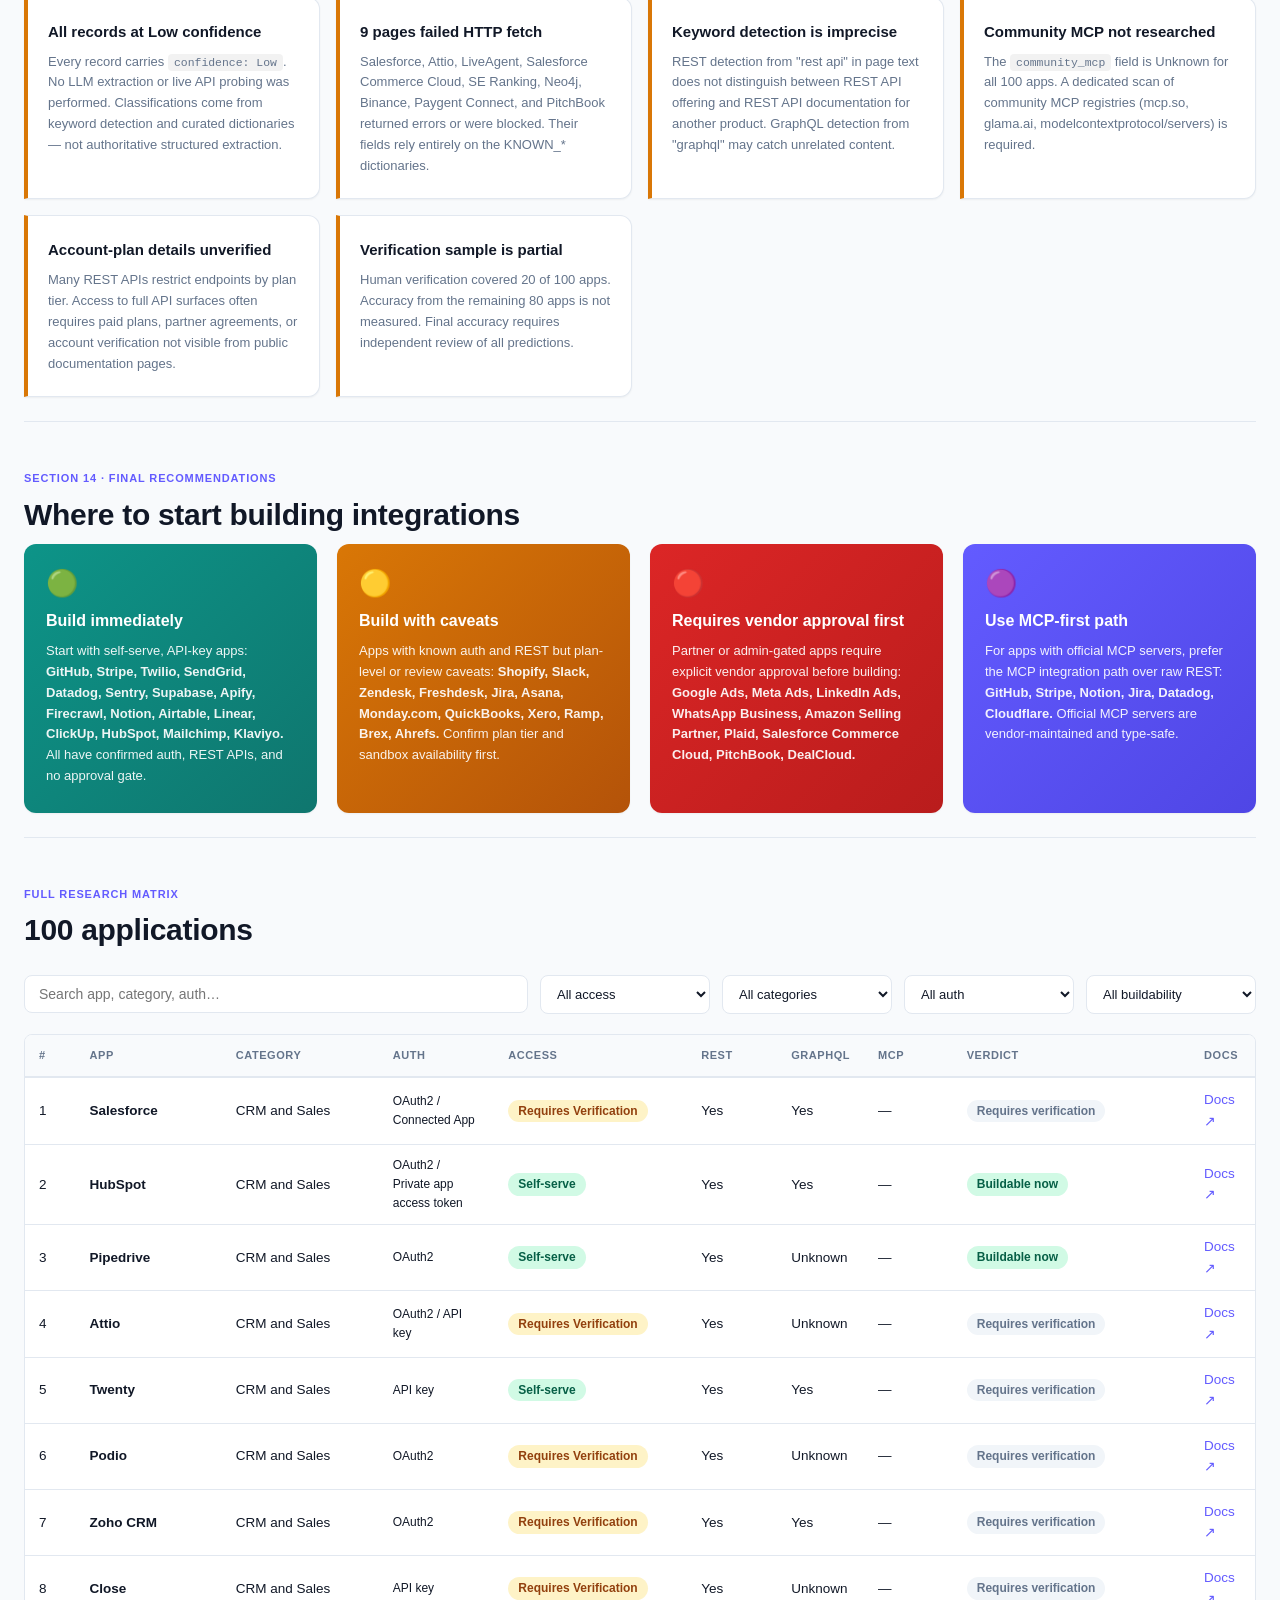
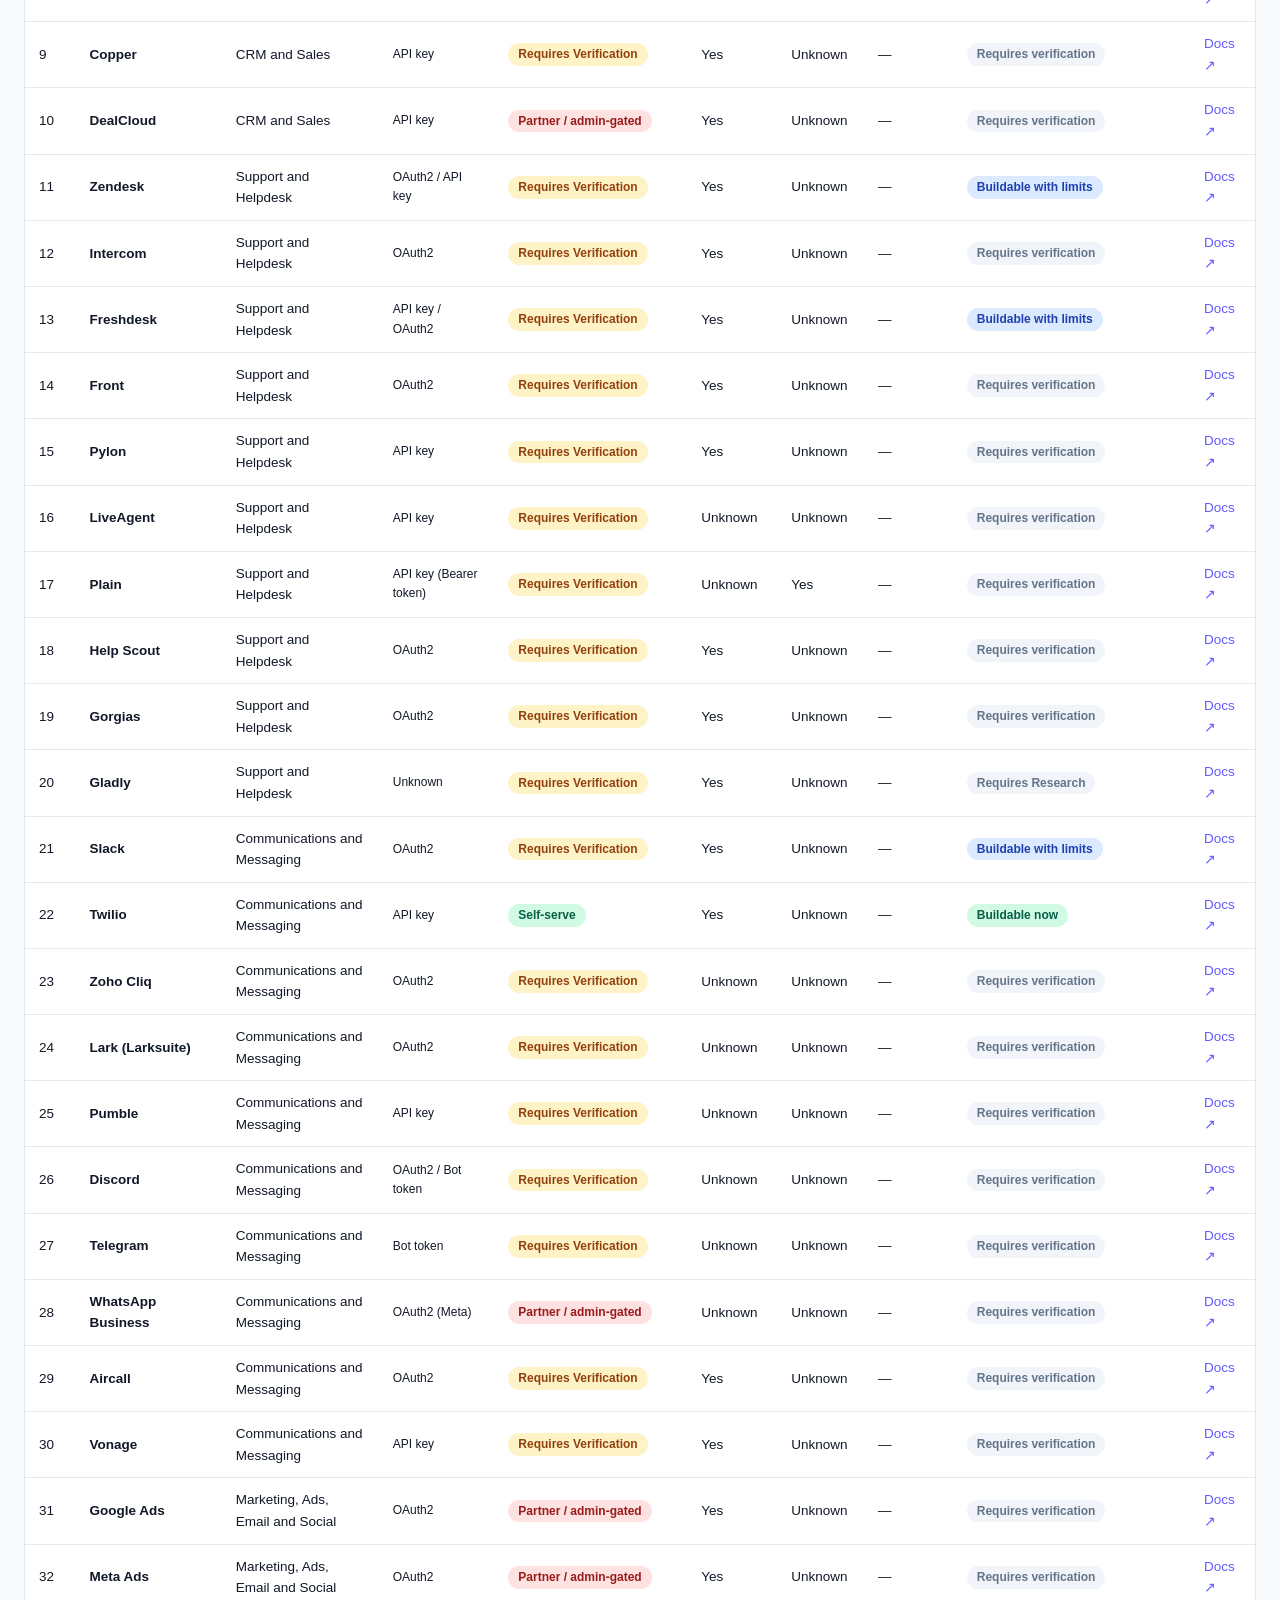
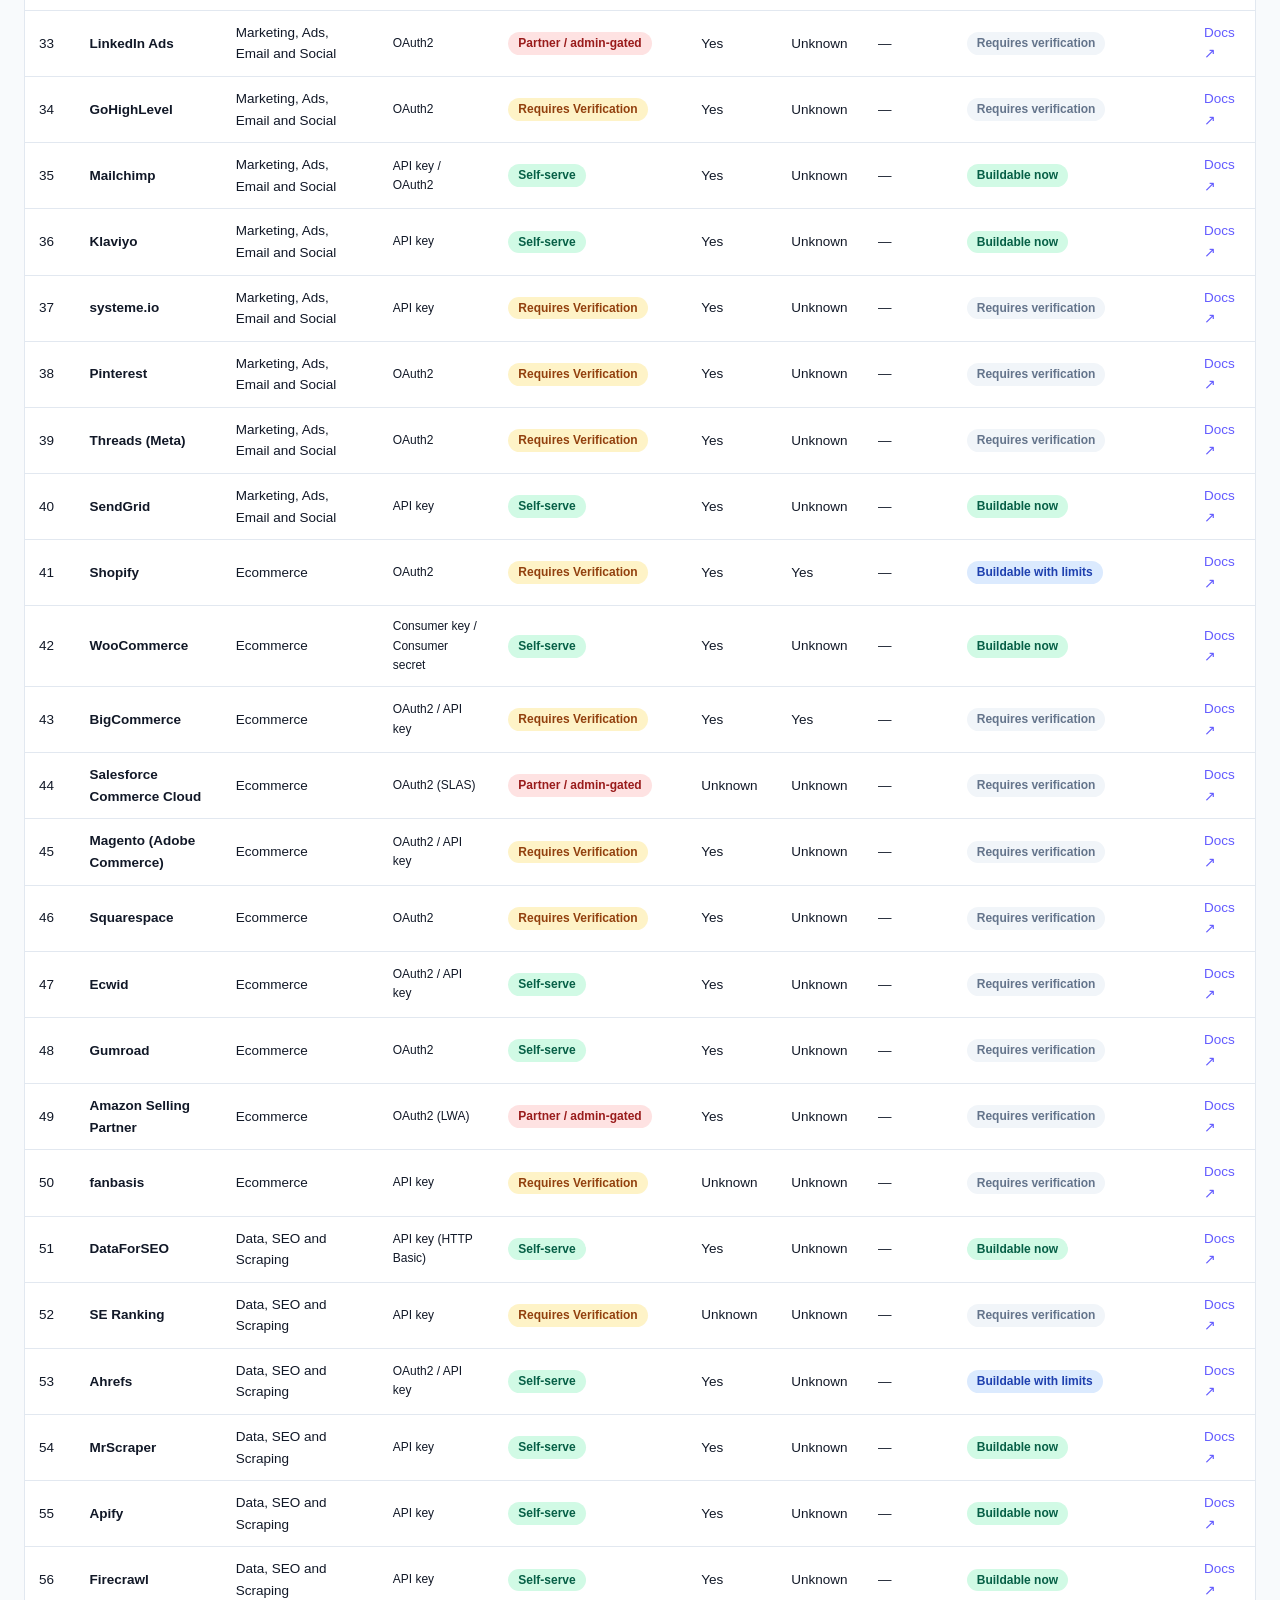
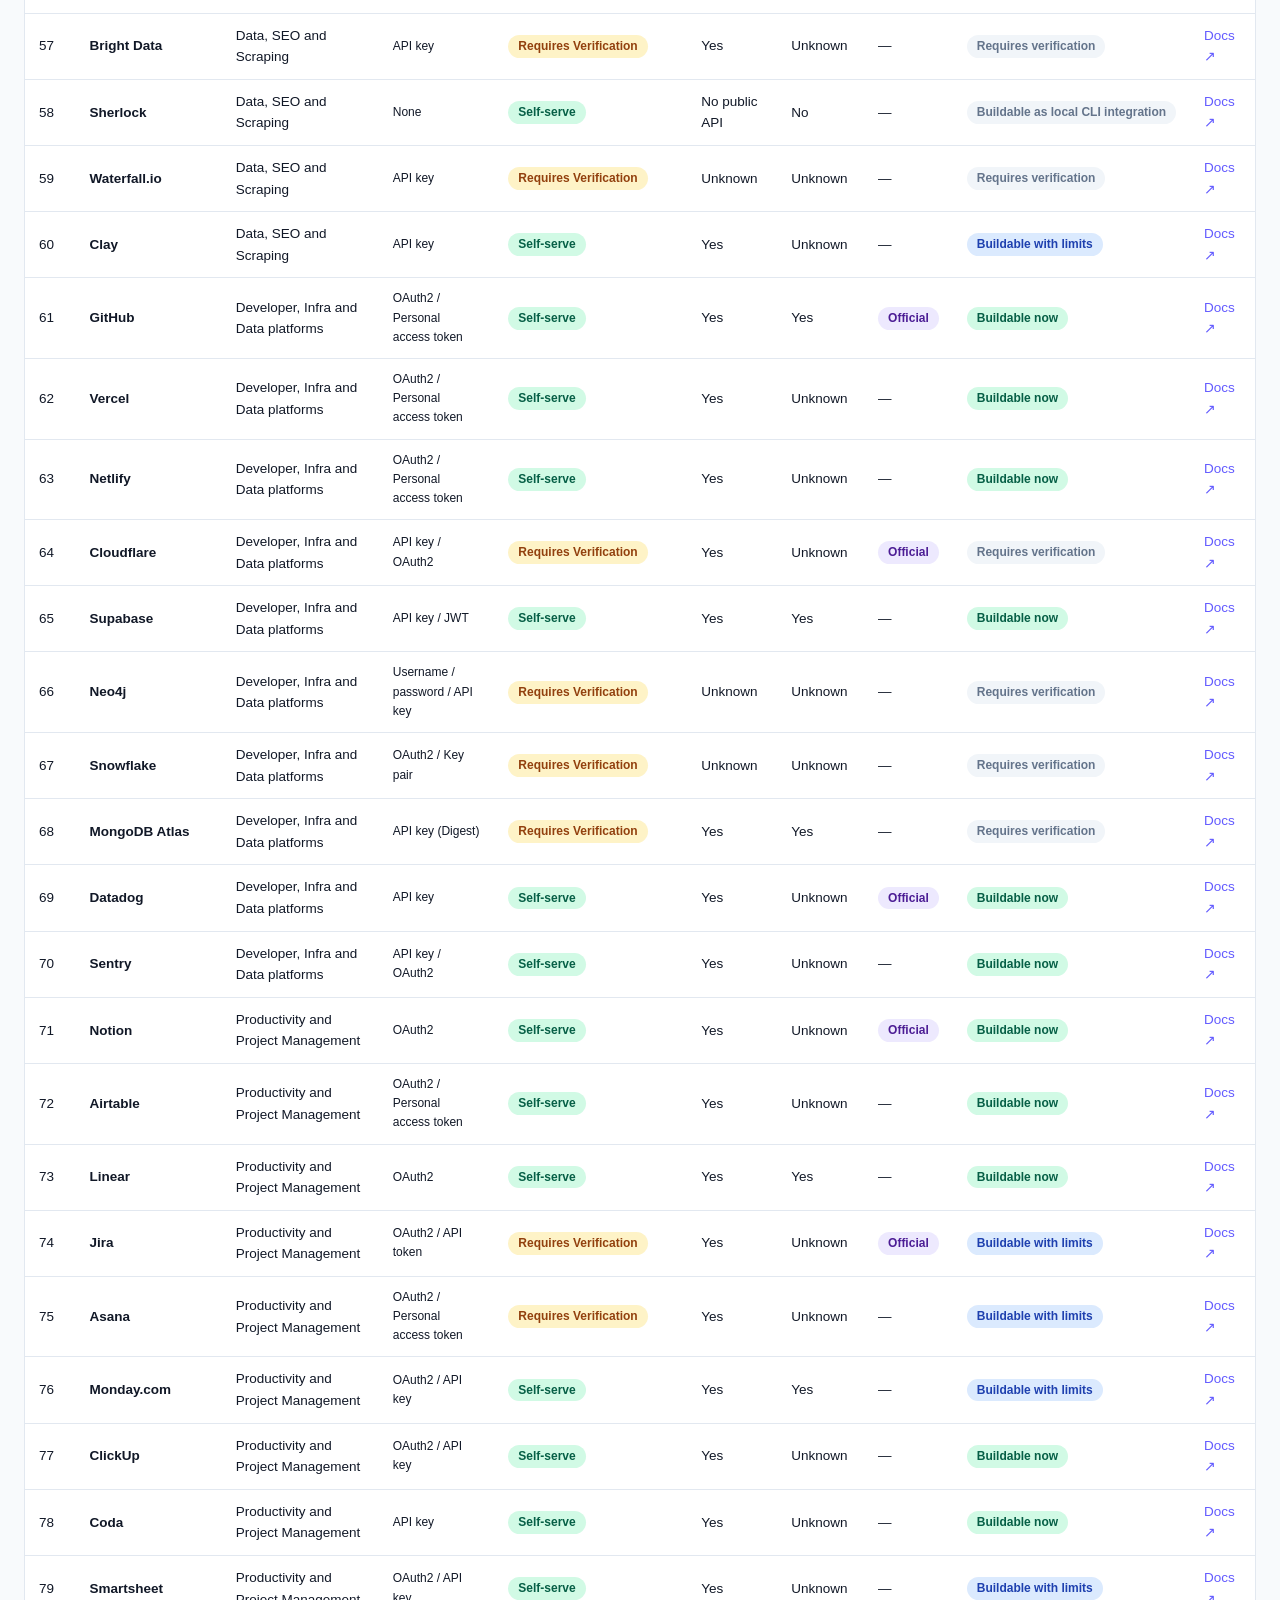
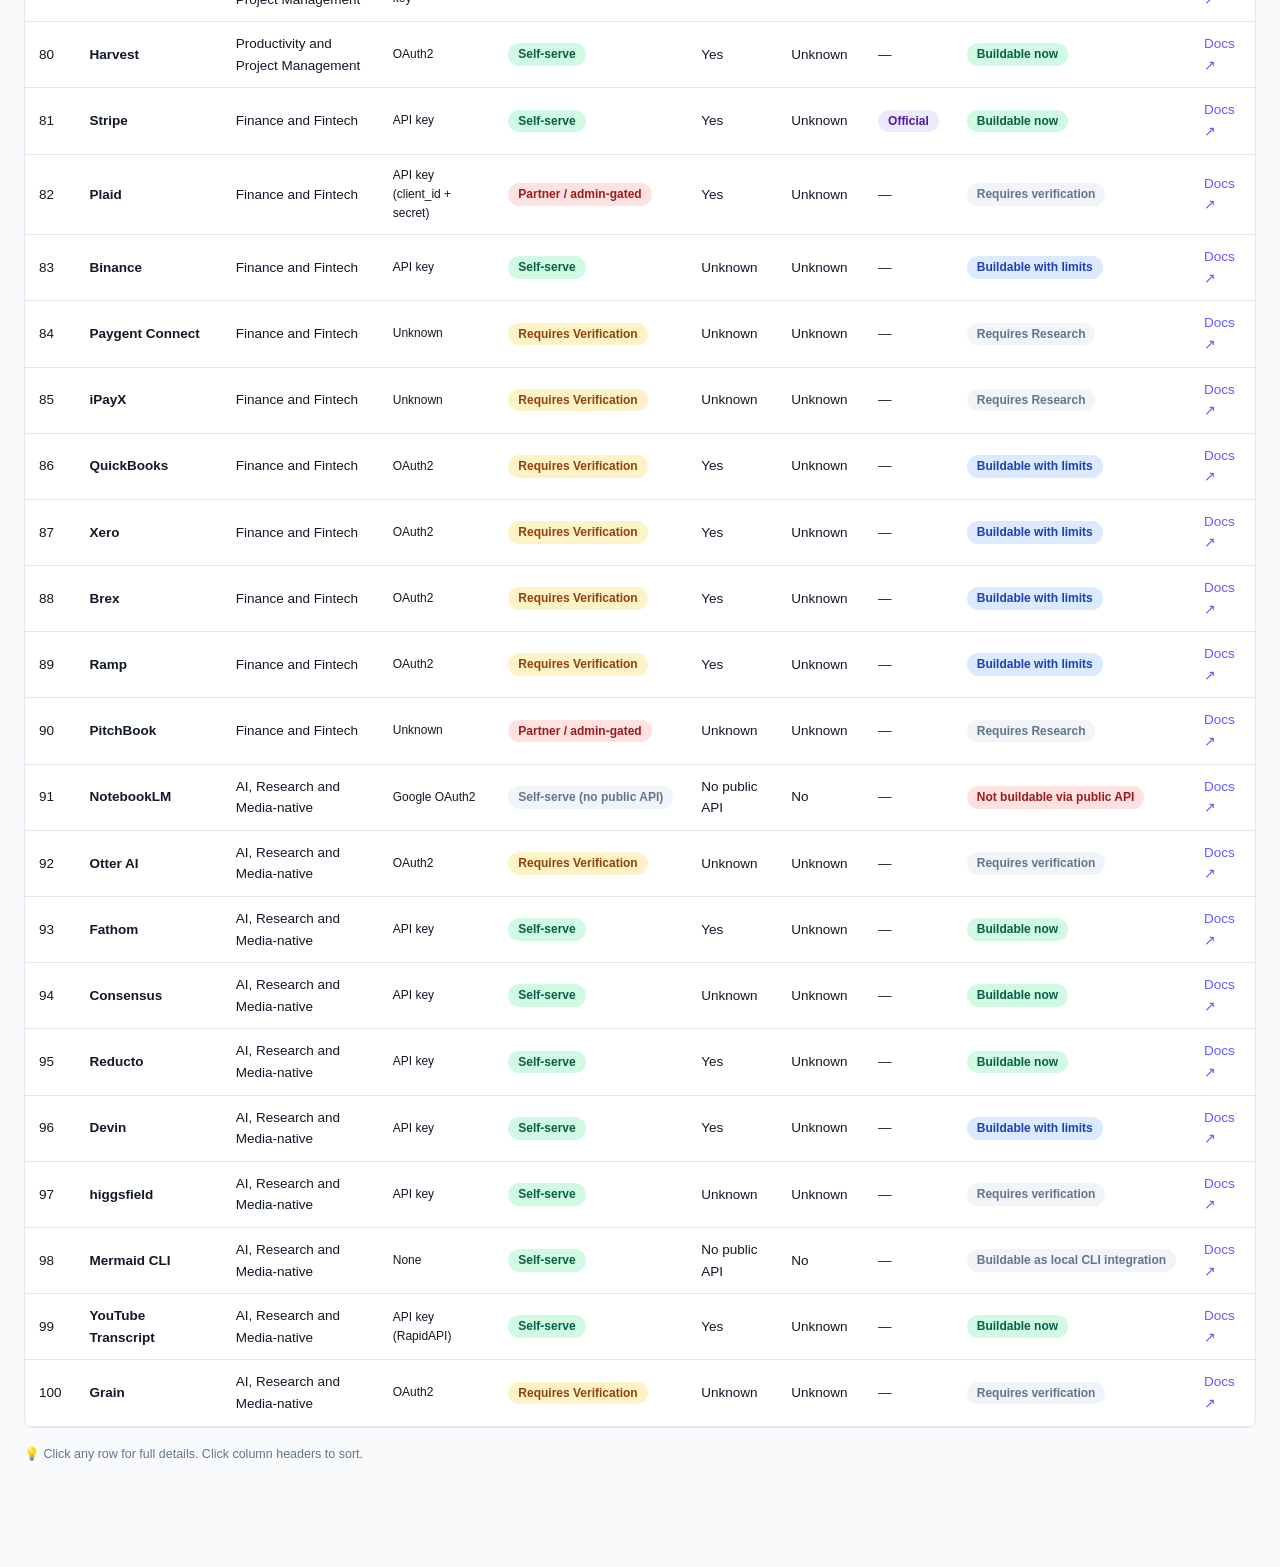
<file: dashboard/index.html>
<!doctype html>
<html lang="en">
<head>
  <meta charset="utf-8">
  <meta name="viewport" content="width=device-width, initial-scale=1, viewport-fit=cover">
  <title>100-App API Buildability Study | Composio Research</title>
  <link rel="stylesheet" href="./style.css">
</head>
<body>

  <!-- TOP NAV -->
  <nav class="topnav" id="topnav">
    <div class="nav-container">
      <div class="nav-brand">
        <span class="brand-mark" aria-hidden="true">C</span>
        <span class="brand-text">Composio · 100-App Research</span>
      </div>

      <!-- Hamburger toggle button for mobile/tablet -->
      <button class="nav-toggle" id="navToggle" aria-label="Toggle navigation menu" aria-expanded="false">
        <span class="hamburger-bar"></span>
        <span class="hamburger-bar"></span>
        <span class="hamburger-bar"></span>
      </button>

      <!-- Main navigation links -->
      <ul class="nav-links" id="navLinks">
        <li><a href="#executive-summary">Summary</a></li>
        <li><a href="#scope">Scope</a></li>
        <li><a href="#methodology">Method</a></li>
        <li><a href="#auth-patterns">Auth</a></li>
        <li><a href="#access-patterns">Access</a></li>
        <li><a href="#api-findings">API</a></li>
        <li><a href="#mcp">MCP</a></li>
        <li><a href="#buildability">Build</a></li>
        <li><a href="#insights">Insights</a></li>
        <li><a href="#architecture">Agent</a></li>
        <li><a href="#verification">Verify</a></li>
        <li><a href="#limitations">Limits</a></li>
        <li><a href="#recommendations">Recs</a></li>
        <li><a href="#full-matrix">Matrix</a></li>
        <li class="mobile-nav-action"><a class="btn secondary" href="../data/research_results.json" download>Download JSON</a></li>
        <li class="mobile-nav-action"><a class="btn primary" href="../data/research_results.csv" download>Download CSV</a></li>
      </ul>

      <!-- Desktop nav action buttons -->
      <div class="nav-actions">
        <a class="btn secondary" href="../data/research_results.json" download title="Download full dataset as JSON" aria-label="Download research findings as JSON">JSON</a>
        <a class="btn primary" href="../data/research_results.csv" download title="Download full dataset as CSV" aria-label="Download research findings as CSV">CSV</a>
      </div>
    </div>

    <!-- Mobile / tablet horizontally scrollable sub-nav pill row -->
    <div class="sub-nav-scroll" id="subNavScroll" aria-label="Section shortcuts">
      <a href="#executive-summary">Summary</a>
      <a href="#scope">Scope</a>
      <a href="#methodology">Method</a>
      <a href="#auth-patterns">Auth</a>
      <a href="#access-patterns">Access</a>
      <a href="#api-findings">API</a>
      <a href="#mcp">MCP</a>
      <a href="#buildability">Build</a>
      <a href="#insights">Insights</a>
      <a href="#architecture">Agent</a>
      <a href="#verification">Verify</a>
      <a href="#limitations">Limits</a>
      <a href="#recommendations">Recs</a>
      <a href="#full-matrix">Matrix</a>
    </div>
  </nav>

  <!-- MAIN PAGE CONTAINER -->
  <main class="page-container">

    <!-- ══════════════════════════════════════════════════════════
         SECTION 1 · EXECUTIVE SUMMARY
         ══════════════════════════════════════════════════════════ -->
    <section id="executive-summary" class="hero">
      <div class="hero-text">
        <p class="eyebrow">AI PRODUCT OPS · 100-APP BUILDABILITY STUDY</p>
        <h1>Which APIs can an agent build on today — and what blocks the rest?</h1>
        <p class="lede">A reproducible research pass across 100 customer-requested applications spanning 10 business categories: authentication, developer access, REST/GraphQL coverage, official MCP adoption, buildability verdicts, and integration blockers.</p>
        <div class="hero-kpis" id="heroKpis"></div>
      </div>
      <div class="hero-metric">
        <span id="buildableRate">—</span>
        <small>buildable now<br>or with limits</small>
      </div>
    </section>

    <!-- ══════════════════════════════════════════════════════════
         SECTION 2 · RESEARCH OBJECTIVE
         ══════════════════════════════════════════════════════════ -->
    <section id="research-objective" class="section-block">
      <p class="eyebrow">SECTION 02 · RESEARCH OBJECTIVE</p>
      <h2>What this study answers</h2>
      <div class="objective-grid">
        <div class="obj-card">
          <div class="obj-icon">🔑</div>
          <h3>Authentication</h3>
          <p>What credential mechanism does each app require? API key, OAuth2, or vendor-specific flow?</p>
        </div>
        <div class="obj-card">
          <div class="obj-icon">🚪</div>
          <h3>Developer Access</h3>
          <p>Can a developer self-serve, or is access gated by partner approval, enterprise contracts, or platform review?</p>
        </div>
        <div class="obj-card">
          <div class="obj-icon">⚡</div>
          <h3>Buildability</h3>
          <p>Given auth and access, can an AI product agent build an integration today, with limits, or is research still required?</p>
        </div>
      </div>
    </section>

    <!-- ══════════════════════════════════════════════════════════
         SECTION 3 · SCOPE
         ══════════════════════════════════════════════════════════ -->
    <section id="scope" class="section-block">
      <p class="eyebrow">SECTION 03 · SCOPE</p>
      <h2>100 applications across 10 business categories</h2>
      <p class="section-lede">Every category contains exactly 10 applications selected to represent the breadth of tools a modern AI product operations team is asked to integrate.</p>
      <div class="table-wrap">
        <table id="scopeTable">
          <thead><tr><th>Category</th><th>Apps</th><th>Self-serve</th><th>Buildable now</th><th>REST confirmed</th></tr></thead>
          <tbody id="scopeBody"></tbody>
        </table>
      </div>
    </section>

    <!-- ══════════════════════════════════════════════════════════
         SECTION 4 · METHODOLOGY
         ══════════════════════════════════════════════════════════ -->
    <section id="methodology" class="section-block">
      <p class="eyebrow">SECTION 04 · RESEARCH METHODOLOGY</p>
      <h2>Evidence-aware research pipeline</h2>
      <div class="pipeline">
        <div class="pipe-step">
          <span class="pipe-num">1</span>
          <div class="pipe-step-body">
            <strong>Load</strong>
            <p>Normalize 100 apps from <code>data/apps.json</code> with official developer URL per app.</p>
          </div>
        </div>
        <div class="pipe-arrow">→</div>
        <div class="pipe-step">
          <span class="pipe-num">2</span>
          <div class="pipe-step-body">
            <strong>Fetch</strong>
            <p>HTTP GET each developer URL with 3-attempt retry and exponential back-off. 91 of 100 pages returned HTTP 200.</p>
          </div>
        </div>
        <div class="pipe-arrow">→</div>
        <div class="pipe-step">
          <span class="pipe-num">3</span>
          <div class="pipe-step-body">
            <strong>Extract</strong>
            <p>Pattern-based keyword detection from page text. Authoritative KNOWN_* dictionaries override keyword results for well-documented apps.</p>
          </div>
        </div>
        <div class="pipe-arrow">→</div>
        <div class="pipe-step">
          <span class="pipe-num">4</span>
          <div class="pipe-step-body">
            <strong>Export</strong>
            <p>Pydantic-validated records written atomically to <code>research_results.json</code> and <code>.csv</code> with intermediate saves for resume support.</p>
          </div>
        </div>
      </div>
      <div class="method-note">
        <strong>Evidence sources:</strong> Official developer/API documentation pages. Classification relies on keyword detection and curated dictionaries — not LLM extraction or live API calls. Where evidence was insufficient, fields remain <em>Unknown</em> or <em>Requires Verification</em>.
      </div>
    </section>

    <!-- ══════════════════════════════════════════════════════════
         SECTION 5 · AUTHENTICATION PATTERNS
         ══════════════════════════════════════════════════════════ -->
    <section id="auth-patterns" class="section-block">
      <p class="eyebrow">SECTION 05 · AUTHENTICATION PATTERNS</p>
      <h2>OAuth2 dominates — API key is the fastest build path</h2>
      <div class="two-col">
        <div>
          <div id="authChart" class="chart-block"></div>
        </div>
        <div class="insight-panel">
          <h3>Key findings</h3>
          <ul id="authInsights" class="insight-list"></ul>
        </div>
      </div>
    </section>

    <!-- ══════════════════════════════════════════════════════════
         SECTION 6 · DEVELOPER ACCESS PATTERNS
         ══════════════════════════════════════════════════════════ -->
    <section id="access-patterns" class="section-block">
      <p class="eyebrow">SECTION 06 · DEVELOPER ACCESS PATTERNS</p>
      <h2>Self-serve vs. gated access by category</h2>
      <div id="accessSummary" class="access-row"></div>
      <div class="table-wrap">
        <table id="accessTable">
          <thead><tr><th>Category</th><th>Self-serve</th><th>Partner/admin-gated</th><th>Requires verification</th></tr></thead>
          <tbody id="accessBody"></tbody>
        </table>
      </div>
    </section>

    <!-- ══════════════════════════════════════════════════════════
         SECTION 7 · REST / GRAPHQL FINDINGS
         ══════════════════════════════════════════════════════════ -->
    <section id="api-findings" class="section-block">
      <p class="eyebrow">SECTION 07 · REST / GRAPHQL FINDINGS</p>
      <h2>API surface coverage</h2>
      <div class="three-cards" id="apiCoverageCards"></div>
      <div class="api-note card-sm">
        <strong>⚠ Confidence note:</strong> REST and GraphQL classification combines keyword detection from live documentation pages with an authoritative dictionary for well-known apps. HTTP success alone does not prove API availability, auth mechanism, or account plan required.
      </div>
    </section>

    <!-- ══════════════════════════════════════════════════════════
         SECTION 8 · MCP ADOPTION
         ══════════════════════════════════════════════════════════ -->
    <section id="mcp" class="section-block">
      <p class="eyebrow">SECTION 08 · MCP ADOPTION</p>
      <h2>Official Model Context Protocol server availability</h2>
      <div class="mcp-row" id="mcpStats"></div>
      <div class="mcp-list" id="mcpList"></div>
      <div class="api-note card-sm">
        <strong>Distinction:</strong> This study records only <em>official vendor-published</em> MCP servers. Community-contributed MCP wrappers exist for many more apps but are not classified here as official vendor support. The <code>community_mcp</code> field requires a dedicated community registry scan and remains Unknown for all 100 apps.
      </div>
    </section>

    <!-- ══════════════════════════════════════════════════════════
         SECTION 9 · BUILDABILITY AND BLOCKERS
         ══════════════════════════════════════════════════════════ -->
    <section id="buildability" class="section-block">
      <p class="eyebrow">SECTION 09 · BUILDABILITY AND INTEGRATION BLOCKERS</p>
      <h2>Integration verdicts across 100 apps</h2>
      <div id="buildChart" class="chart-block"></div>
      <h3 style="margin-top:28px">Common integration blockers</h3>
      <ul id="blockerList" class="blocker-list"></ul>
    </section>

    <!-- ══════════════════════════════════════════════════════════
         SECTION 10 · CROSS-CATEGORY INSIGHTS
         ══════════════════════════════════════════════════════════ -->
    <section id="insights" class="section-block">
      <p class="eyebrow">SECTION 10 · CROSS-CATEGORY INSIGHTS</p>
      <h2>What the data reveals across categories</h2>
      <div class="insights-grid" id="insightsGrid"></div>
    </section>

    <!-- ══════════════════════════════════════════════════════════
         SECTION 11 · RESEARCH AGENT ARCHITECTURE
         ══════════════════════════════════════════════════════════ -->
    <section id="architecture" class="section-block">
      <p class="eyebrow">SECTION 11 · RESEARCH AGENT ARCHITECTURE</p>
      <h2>How the agent was built</h2>
      <div class="arch-grid">
        <div class="arch-card">
          <div class="arch-icon">📂</div>
          <h3>Dataset loader</h3>
          <p><code>data/apps.json</code> — canonical source of 100 apps with official developer URL per app. Loaded fresh on every run.</p>
        </div>
        <div class="arch-card">
          <div class="arch-icon">🌐</div>
          <h3>Documentation fetcher</h3>
          <p><code>DocumentationResearcher.fetch()</code> — HTTP GET with 3-attempt retry, exponential back-off, and User-Agent header. 91/100 pages returned HTTP 200.</p>
        </div>
        <div class="arch-card">
          <div class="arch-icon">🧠</div>
          <h3>Field extractor</h3>
          <p><code>DocumentationExtractor.extract()</code> — keyword detection from page text, overridden by authoritative <code>KNOWN_*</code> dictionaries for well-documented apps. Pydantic model validation.</p>
        </div>
        <div class="arch-card">
          <div class="arch-icon">💾</div>
          <h3>Intermediate saver</h3>
          <p><code>research_partial.json</code> — per-app save after each fetch. Resume mode (<code>--resume</code>) skips already-completed ranks.</p>
        </div>
        <div class="arch-card">
          <div class="arch-icon">📊</div>
          <h3>Classifier</h3>
          <p><code>agent/classifier.py</code> — aggregates auth, access, buildability, REST, GraphQL, and MCP distributions into <code>data/patterns.json</code> for the dashboard.</p>
        </div>
        <div class="arch-card">
          <div class="arch-icon">🔗</div>
          <h3>Composio SDK</h3>
          <p><code>agent/composio_adapter.py</code> — genuine Composio SDK integration. Session <code>trs_SvEmQiVpRST1</code> created; GitHub tool <code>GITHUB_LIST_REPOSITORIES_FOR_THE_AUTHENTICATED_USER</code> executed with log ID <code>log_9hzv0q6zrQAX</code>.</p>
        </div>
      </div>
    </section>

    <!-- ══════════════════════════════════════════════════════════
         SECTION 12 · HUMAN VERIFICATION PROCESS
         ══════════════════════════════════════════════════════════ -->
    <section id="verification" class="section-block">
      <p class="eyebrow">SECTION 12 · HUMAN VERIFICATION PROCESS</p>
      <h2>Evidence, not confidence theater</h2>
      <p class="section-lede">A 20-application sample covering all 10 categories (2 apps each) was independently verified against official developer documentation. Accuracy is calculated only from completed verifications.</p>
      <div class="score-row" id="scoreRow"></div>
      <div class="table-wrap">
        <table class="vtable">
          <thead><tr><th>App</th><th>Category</th><th>Outcome</th><th>Correction</th><th>Notes</th></tr></thead>
          <tbody id="verificationBody"></tbody>
        </table>
      </div>
    </section>

    <!-- ══════════════════════════════════════════════════════════
         SECTION 13 · LIMITATIONS AND CONFIDENCE
         ══════════════════════════════════════════════════════════ -->
    <section id="limitations" class="section-block">
      <p class="eyebrow">SECTION 13 · LIMITATIONS AND CONFIDENCE</p>
      <h2>What this study cannot claim</h2>
      <div class="limit-grid">
        <div class="limit-card warn">
          <h3>All records at Low confidence</h3>
          <p>Every record carries <code>confidence: Low</code>. No LLM extraction or live API probing was performed. Classifications come from keyword detection and curated dictionaries — not authoritative structured extraction.</p>
        </div>
        <div class="limit-card warn">
          <h3>9 pages failed HTTP fetch</h3>
          <p>Salesforce, Attio, LiveAgent, Salesforce Commerce Cloud, SE Ranking, Neo4j, Binance, Paygent Connect, and PitchBook returned errors or were blocked. Their fields rely entirely on the KNOWN_* dictionaries.</p>
        </div>
        <div class="limit-card warn">
          <h3>Keyword detection is imprecise</h3>
          <p>REST detection from "rest api" in page text does not distinguish between REST API offering and REST API documentation for another product. GraphQL detection from "graphql" may catch unrelated content.</p>
        </div>
        <div class="limit-card warn">
          <h3>Community MCP not researched</h3>
          <p>The <code>community_mcp</code> field is Unknown for all 100 apps. A dedicated scan of community MCP registries (mcp.so, glama.ai, modelcontextprotocol/servers) is required.</p>
        </div>
        <div class="limit-card warn">
          <h3>Account-plan details unverified</h3>
          <p>Many REST APIs restrict endpoints by plan tier. Access to full API surfaces often requires paid plans, partner agreements, or account verification not visible from public documentation pages.</p>
        </div>
        <div class="limit-card warn">
          <h3>Verification sample is partial</h3>
          <p>Human verification covered 20 of 100 apps. Accuracy from the remaining 80 apps is not measured. Final accuracy requires independent review of all predictions.</p>
        </div>
      </div>
    </section>

    <!-- ══════════════════════════════════════════════════════════
         SECTION 14 · FINAL RECOMMENDATIONS
         ══════════════════════════════════════════════════════════ -->
    <section id="recommendations" class="section-block">
      <p class="eyebrow">SECTION 14 · FINAL RECOMMENDATIONS</p>
      <h2>Where to start building integrations</h2>
      <div class="rec-grid" id="recGrid">
        <div class="rec-card green">
          <div class="rec-icon">🟢</div>
          <h3>Build immediately</h3>
          <p>Start with self-serve, API-key apps: <strong>GitHub, Stripe, Twilio, SendGrid, Datadog, Sentry, Supabase, Apify, Firecrawl, Notion, Airtable, Linear, ClickUp, HubSpot, Mailchimp, Klaviyo.</strong> All have confirmed auth, REST APIs, and no approval gate.</p>
        </div>
        <div class="rec-card amber">
          <div class="rec-icon">🟡</div>
          <h3>Build with caveats</h3>
          <p>Apps with known auth and REST but plan-level or review caveats: <strong>Shopify, Slack, Zendesk, Freshdesk, Jira, Asana, Monday.com, QuickBooks, Xero, Ramp, Brex, Ahrefs.</strong> Confirm plan tier and sandbox availability first.</p>
        </div>
        <div class="rec-card red">
          <div class="rec-icon">🔴</div>
          <h3>Requires vendor approval first</h3>
          <p>Partner or admin-gated apps require explicit vendor approval before building: <strong>Google Ads, Meta Ads, LinkedIn Ads, WhatsApp Business, Amazon Selling Partner, Plaid, Salesforce Commerce Cloud, PitchBook, DealCloud.</strong></p>
        </div>
        <div class="rec-card purple">
          <div class="rec-icon">🟣</div>
          <h3>Use MCP-first path</h3>
          <p>For apps with official MCP servers, prefer the MCP integration path over raw REST: <strong>GitHub, Stripe, Notion, Jira, Datadog, Cloudflare.</strong> Official MCP servers are vendor-maintained and type-safe.</p>
        </div>
      </div>
    </section>

    <!-- ══════════════════════════════════════════════════════════
         SECTION 15 · FULL RESEARCH MATRIX (interactive table)
         ══════════════════════════════════════════════════════════ -->
    <section id="full-matrix" class="section-block card-full">
      <div class="table-header">
        <div>
          <p class="eyebrow">FULL RESEARCH MATRIX</p>
          <h2>100 applications</h2>
        </div>
        <div class="controls">
          <input id="search" type="search" placeholder="Search app, category, auth…" aria-label="Search applications">
          <select id="accessFilter" aria-label="Filter by access model"><option value="">All access</option></select>
          <select id="categoryFilter" aria-label="Filter by category"><option value="">All categories</option></select>
          <select id="authFilter" aria-label="Filter by authentication method"><option value="">All auth</option></select>
          <select id="buildFilter" aria-label="Filter by buildability verdict"><option value="">All buildability</option></select>
        </div>
      </div>
      <div class="table-wrap">
        <table>
          <thead><tr>
            <th data-sort="rank" scope="col">#</th>
            <th data-sort="app" scope="col">App</th>
            <th data-sort="category" scope="col">Category</th>
            <th data-sort="auth_methods" scope="col">Auth</th>
            <th data-sort="access" scope="col">Access</th>
            <th data-sort="public_rest_api" scope="col">REST</th>
            <th data-sort="graphql_api" scope="col">GraphQL</th>
            <th data-sort="official_mcp" scope="col">MCP</th>
            <th data-sort="buildability" scope="col">Verdict</th>
            <th scope="col">Docs</th>
          </tr></thead>
          <tbody id="tableBody"></tbody>
        </table>
      </div>
      <p class="table-hint">💡 Click any row for full details. Click column headers to sort.</p>
    </section>

  </main>

  <!-- Detail modal -->
  <div id="detailModal" class="modal" role="dialog" aria-modal="true" aria-labelledby="modalTitle" hidden>
    <div class="modal-panel">
      <button class="modal-close" aria-label="Close detail modal">×</button>
      <div id="modalContent"></div>
    </div>
  </div>

  <script src="./script.js"></script>
</body>
</html>
</file>
<file: dashboard/style.css>
/* =====================================================================
   Composio Product Ops – 100-App Research Dashboard  |  style.css
   Responsive, Mobile-First to Desktop, High-Integrity Case Study Layout
   Tested across 1920x1080, 1536x1024, 1366x768, 1024x768, 768x1024, 390x844
   ===================================================================== */

:root {
  --purple: #635bff;
  --purple-hover: #4f46e5;
  --purple-light: #ede9fe;
  --purple-subtle: #f5f3ff;
  --green: #0d9488;
  --green-hover: #0f766e;
  --green-light: #d1fae5;
  --amber: #d97706;
  --amber-hover: #b45309;
  --amber-light: #fef3c7;
  --red: #dc2626;
  --red-hover: #b91c1c;
  --red-light: #fee2e2;
  --blue: #2563eb;
  --blue-light: #dbeafe;
  --ink: #111827;
  --ink-secondary: #374151;
  --muted: #64748b;
  --line: #e2e8f0;
  --paper: #f8fafc;
  --white: #ffffff;
  --shadow-sm: 0 1px 2px rgba(0, 0, 0, 0.05);
  --shadow-md: 0 4px 12px rgba(0, 0, 0, 0.08);
  --shadow-lg: 0 12px 32px rgba(0, 0, 0, 0.12);
  --radius: 12px;
  --radius-sm: 8px;
  --radius-pill: 9999px;
  --transition: 0.2s cubic-bezier(0.4, 0, 0.2, 1);
  --nav-height: 60px;
}

/* ── Reset & Global Box Sizing ────────────────────────────────────── */
*, *::before, *::after {
  box-sizing: border-box;
  margin: 0;
  padding: 0;
}

html {
  scroll-behavior: smooth;
  scroll-padding-top: calc(var(--nav-height) + 48px);
  overflow-x: hidden;
  width: 100%;
}

body {
  font-family: -apple-system, BlinkMacSystemFont, "Segoe UI", Roboto, "Helvetica Neue", Arial, sans-serif;
  background: var(--paper);
  color: var(--ink);
  line-height: 1.6;
  font-size: 15px;
  overflow-x: hidden;
  width: 100%;
  min-height: 100vh;
  -webkit-font-smoothing: antialiased;
  -webkit-text-size-adjust: 100%;
}

a {
  color: var(--purple);
  text-decoration: none;
  transition: color var(--transition);
}
a:hover {
  color: var(--purple-hover);
  text-decoration: underline;
}

code {
  font-family: ui-monospace, SFMono-Regular, Menlo, Monaco, Consolas, monospace;
  font-size: 0.88em;
  background: rgba(0, 0, 0, 0.05);
  padding: 2px 6px;
  border-radius: 4px;
}

/* ── Top Navigation Bar ───────────────────────────────────────────── */
.topnav {
  position: sticky;
  top: 0;
  z-index: 1000;
  background: rgba(255, 255, 255, 0.96);
  backdrop-filter: blur(12px);
  -webkit-backdrop-filter: blur(12px);
  border-bottom: 1px solid var(--line);
  box-shadow: var(--shadow-sm);
  width: 100%;
}

.nav-container {
  max-width: 1280px;
  margin: 0 auto;
  padding: 0 24px;
  height: var(--nav-height);
  display: flex;
  align-items: center;
  justify-content: space-between;
  gap: 16px;
  width: 100%;
}

.nav-brand {
  display: flex;
  align-items: center;
  gap: 10px;
  font-weight: 700;
  font-size: 15px;
  color: var(--ink);
  white-space: nowrap;
  flex-shrink: 0;
  user-select: none;
}

.brand-mark {
  display: inline-flex;
  align-items: center;
  justify-content: center;
  width: 28px;
  height: 28px;
  border-radius: 7px;
  background: linear-gradient(135deg, var(--purple), #4338ca);
  color: var(--white);
  font-weight: 800;
  font-size: 15px;
  flex-shrink: 0;
  line-height: 1;
}

.brand-text {
  font-size: 15px;
  letter-spacing: -0.01em;
}

/* Main Navigation Links (Desktop) */
.nav-links {
  display: flex;
  gap: 2px;
  align-items: center;
  list-style: none;
  overflow-x: auto;
  scrollbar-width: none;
  flex: 1;
  margin: 0 8px;
}
.nav-links::-webkit-scrollbar {
  display: none;
}

.nav-links a {
  font-size: 12.5px;
  font-weight: 500;
  color: var(--muted);
  padding: 6px 10px;
  border-radius: var(--radius-pill);
  white-space: nowrap;
  display: inline-block;
  transition: all var(--transition);
}
.nav-links a:hover {
  background: var(--purple-light);
  color: var(--purple);
  text-decoration: none;
}
.nav-links a.active {
  background: var(--purple);
  color: var(--white);
  font-weight: 600;
  text-decoration: none;
}

.mobile-nav-action {
  display: none;
}

/* Nav Actions (JSON / CSV buttons) */
.nav-actions {
  display: flex;
  gap: 8px;
  align-items: center;
  flex-shrink: 0;
}

/* Navigation Hamburger Toggle (Tablet & Mobile) */
.nav-toggle {
  display: none;
  background: none;
  border: 1px solid var(--line);
  border-radius: var(--radius-sm);
  padding: 8px;
  width: 40px;
  height: 40px;
  flex-direction: column;
  justify-content: center;
  align-items: center;
  gap: 5px;
  cursor: pointer;
  color: var(--ink);
  transition: background var(--transition);
  flex-shrink: 0;
}
.nav-toggle:hover, .nav-toggle:focus-visible {
  background: var(--purple-light);
  outline: none;
}
.hamburger-bar {
  display: block;
  width: 20px;
  height: 2px;
  background: currentColor;
  border-radius: 2px;
  transition: transform var(--transition), opacity var(--transition);
}

/* Sub-nav horizontal pills row (mobile/tablet instant shortcuts) */
.sub-nav-scroll {
  display: none;
  overflow-x: auto;
  scrollbar-width: none;
  -webkit-overflow-scrolling: touch;
  background: #ffffff;
  border-top: 1px solid #f1f5f9;
  padding: 8px 16px;
  gap: 6px;
  white-space: nowrap;
}
.sub-nav-scroll::-webkit-scrollbar {
  display: none;
}
.sub-nav-scroll a {
  display: inline-block;
  padding: 5px 12px;
  border-radius: var(--radius-pill);
  font-size: 12px;
  font-weight: 500;
  color: var(--muted);
  background: var(--paper);
  border: 1px solid var(--line);
  transition: all var(--transition);
}
.sub-nav-scroll a:hover {
  background: var(--purple-light);
  color: var(--purple);
  text-decoration: none;
}
.sub-nav-scroll a.active {
  background: var(--purple);
  color: var(--white);
  border-color: var(--purple);
  text-decoration: none;
}

/* ── Content Layout Container ─────────────────────────────────────── */
.page-container {
  max-width: 1280px;
  width: 100%;
  margin: 0 auto;
  padding: 0 24px 80px;
  box-sizing: border-box;
}

/* ── Section Block ────────────────────────────────────────────────── */
.section-block {
  padding: 48px 0 24px;
  border-bottom: 1px solid var(--line);
  width: 100%;
  box-sizing: border-box;
}
.section-block:last-of-type {
  border-bottom: none;
}

.eyebrow {
  font-size: 11px;
  font-weight: 700;
  letter-spacing: 0.08em;
  text-transform: uppercase;
  color: var(--purple);
  margin-bottom: 8px;
  display: block;
}

h2 {
  font-size: clamp(22px, 2.5vw, 30px);
  font-weight: 800;
  line-height: 1.25;
  color: var(--ink);
  margin-bottom: 10px;
  letter-spacing: -0.01em;
}

.section-lede {
  font-size: 15px;
  color: var(--muted);
  max-width: 720px;
  margin-bottom: 28px;
  line-height: 1.6;
}

/* ── Hero (Section 1) ─────────────────────────────────────────────── */
.hero {
  background: linear-gradient(135deg, #1e1b4b 0%, #312e81 60%, #4c1d95 100%);
  color: var(--white);
  padding: 48px 40px;
  border-radius: var(--radius);
  margin: 24px 0 32px;
  display: flex;
  justify-content: space-between;
  align-items: center;
  gap: 36px;
  box-shadow: var(--shadow-md);
  box-sizing: border-box;
  width: 100%;
  max-width: 100%;
  overflow: hidden;
}

.hero-text {
  flex: 1 1 65%;
  min-width: 0;
}

.hero .eyebrow {
  color: #c4b5fd;
}

.hero h1 {
  font-size: clamp(24px, 3.2vw, 42px);
  font-weight: 900;
  line-height: 1.2;
  margin-bottom: 14px;
  letter-spacing: -0.01em;
  word-break: break-word;
  color: #ffffff;
}

.hero .lede {
  font-size: clamp(14px, 1.4vw, 16px);
  color: rgba(255, 255, 255, 0.85);
  line-height: 1.65;
  margin-bottom: 28px;
  max-width: 700px;
}

.hero-kpis {
  display: grid;
  grid-template-columns: repeat(auto-fit, minmax(130px, 1fr));
  gap: 12px;
  width: 100%;
}

.kpi {
  background: rgba(255, 255, 255, 0.12);
  border: 1px solid rgba(255, 255, 255, 0.2);
  border-radius: var(--radius-sm);
  padding: 14px 16px;
  text-align: center;
  backdrop-filter: blur(4px);
}
.kpi-num {
  font-size: clamp(24px, 2.5vw, 32px);
  font-weight: 900;
  line-height: 1.1;
  color: #ffffff;
}
.kpi-label {
  font-size: 11.5px;
  color: rgba(255, 255, 255, 0.75);
  margin-top: 4px;
  font-weight: 500;
  line-height: 1.3;
}

.hero-metric {
  flex: 0 0 auto;
  min-width: 160px;
  max-width: 200px;
  background: rgba(255, 255, 255, 0.12);
  border: 1px solid rgba(255, 255, 255, 0.22);
  border-radius: var(--radius);
  padding: 24px 20px;
  text-align: center;
  box-sizing: border-box;
  backdrop-filter: blur(6px);
}
.hero-metric span {
  display: block;
  font-size: clamp(44px, 4.5vw, 56px);
  font-weight: 900;
  line-height: 1;
  color: #34d399;
}
.hero-metric small {
  display: block;
  font-size: 13px;
  color: rgba(255, 255, 255, 0.85);
  margin-top: 8px;
  line-height: 1.4;
  font-weight: 500;
}

/* ── Generic Cards & Grids ────────────────────────────────────────── */
.card {
  background: var(--white);
  border: 1px solid var(--line);
  border-radius: var(--radius);
  padding: 24px;
  box-shadow: var(--shadow-sm);
  box-sizing: border-box;
}
.card h3 {
  font-size: 16px;
  font-weight: 700;
  margin-bottom: 8px;
}

.card-sm {
  background: var(--white);
  border: 1px solid var(--line);
  border-radius: var(--radius-sm);
  padding: 16px 18px;
  box-sizing: border-box;
}

.two-col {
  display: grid;
  grid-template-columns: repeat(auto-fit, minmax(min(320px, 100%), 1fr));
  gap: 24px;
  width: 100%;
}

.three-cards {
  display: grid;
  grid-template-columns: repeat(auto-fit, minmax(min(260px, 100%), 1fr));
  gap: 20px;
  width: 100%;
}

/* ── Section 2: Research Objective ────────────────────────────────── */
.objective-grid {
  display: grid;
  grid-template-columns: repeat(auto-fit, minmax(min(260px, 100%), 1fr));
  gap: 20px;
  width: 100%;
}
.obj-card {
  background: var(--white);
  border: 1px solid var(--line);
  border-radius: var(--radius);
  padding: 24px;
  box-shadow: var(--shadow-sm);
  box-sizing: border-box;
  transition: transform var(--transition), box-shadow var(--transition);
}
.obj-card:hover {
  transform: translateY(-2px);
  box-shadow: var(--shadow-md);
}
.obj-icon {
  font-size: 28px;
  line-height: 1;
  margin-bottom: 14px;
  width: 32px;
  height: 32px;
  display: flex;
  align-items: center;
}
.obj-card h3 {
  font-size: 16px;
  font-weight: 700;
  margin-bottom: 8px;
  color: var(--ink);
}
.obj-card p {
  font-size: 14px;
  color: var(--muted);
  line-height: 1.6;
}

/* ── Section 4: Methodology Pipeline ──────────────────────────────── */
.pipeline {
  display: flex;
  align-items: stretch;
  gap: 10px;
  width: 100%;
  box-sizing: border-box;
  margin-bottom: 20px;
}
.pipe-step {
  flex: 1;
  background: var(--white);
  border: 1px solid var(--line);
  border-radius: var(--radius);
  padding: 20px;
  box-shadow: var(--shadow-sm);
  display: flex;
  flex-direction: column;
  gap: 10px;
  box-sizing: border-box;
}
.pipe-num {
  width: 36px;
  height: 36px;
  border-radius: 50%;
  background: var(--purple);
  color: var(--white);
  font-size: 16px;
  font-weight: 800;
  display: flex;
  align-items: center;
  justify-content: center;
  flex-shrink: 0;
}
.pipe-step-body strong {
  display: block;
  font-size: 15px;
  font-weight: 700;
  color: var(--ink);
  margin-bottom: 4px;
}
.pipe-step-body p {
  font-size: 13px;
  color: var(--muted);
  line-height: 1.5;
}
.pipe-arrow {
  display: flex;
  align-items: center;
  justify-content: center;
  font-size: 20px;
  color: var(--purple);
  flex-shrink: 0;
  user-select: none;
}
.method-note {
  margin-top: 16px;
  padding: 14px 18px;
  background: var(--blue-light);
  border-left: 4px solid var(--blue);
  border-radius: 0 var(--radius-sm) var(--radius-sm) 0;
  font-size: 13.5px;
  color: #1e3a8a;
  line-height: 1.55;
  box-sizing: border-box;
}

/* ── Section 5: Chart Block & Bars ────────────────────────────────── */
.chart-block {
  background: var(--white);
  border: 1px solid var(--line);
  border-radius: var(--radius);
  padding: 24px;
  box-shadow: var(--shadow-sm);
  display: flex;
  flex-direction: column;
  gap: 12px;
  box-sizing: border-box;
  width: 100%;
}
.chart-row {
  display: flex;
  align-items: center;
  gap: 12px;
  font-size: 13px;
  width: 100%;
}
.chart-row span {
  width: 180px;
  flex-shrink: 0;
  white-space: nowrap;
  overflow: hidden;
  text-overflow: ellipsis;
  font-weight: 500;
  color: var(--ink);
}
.chart-row .bar {
  flex: 1;
  background: var(--line);
  height: 12px;
  border-radius: 6px;
  overflow: hidden;
  min-width: 40px;
}
.chart-row .bar i {
  display: block;
  height: 100%;
  background: var(--purple);
  border-radius: 6px;
  transition: width 0.4s ease;
}
.chart-row b {
  width: 30px;
  text-align: right;
  font-size: 12px;
  color: var(--muted);
  flex-shrink: 0;
}

.insight-panel {
  background: var(--white);
  border: 1px solid var(--line);
  border-radius: var(--radius);
  padding: 24px;
  box-shadow: var(--shadow-sm);
  box-sizing: border-box;
}
.insight-panel h3 {
  font-size: 16px;
  font-weight: 700;
  margin-bottom: 12px;
}
.insight-list {
  list-style: none;
}
.insight-list li {
  padding: 10px 0;
  border-bottom: 1px solid var(--line);
  font-size: 13.5px;
  display: flex;
  gap: 10px;
  align-items: flex-start;
  line-height: 1.5;
}
.insight-list li:last-child {
  border-bottom: none;
}
.insight-list li::before {
  content: "→";
  color: var(--purple);
  font-weight: 800;
  flex-shrink: 0;
}

/* ── Section 6: Access Row ────────────────────────────────────────── */
.access-row {
  display: grid;
  grid-template-columns: repeat(auto-fit, minmax(min(200px, 100%), 1fr));
  gap: 16px;
  margin-bottom: 20px;
  width: 100%;
}
.access-stat {
  background: var(--white);
  border: 1px solid var(--line);
  border-radius: var(--radius);
  padding: 20px;
  text-align: center;
  box-shadow: var(--shadow-sm);
  box-sizing: border-box;
}
.access-stat .big {
  font-size: 38px;
  font-weight: 900;
  line-height: 1;
}
.access-stat .lbl {
  font-size: 13px;
  color: var(--muted);
  margin-top: 6px;
  font-weight: 500;
}

/* ── Section 8: MCP Row & List ────────────────────────────────────── */
.mcp-row {
  display: grid;
  grid-template-columns: repeat(auto-fit, minmax(min(200px, 100%), 1fr));
  gap: 16px;
  margin-bottom: 20px;
  width: 100%;
}
.mcp-stat {
  background: var(--white);
  border: 1px solid var(--line);
  border-radius: var(--radius);
  padding: 20px;
  text-align: center;
  box-shadow: var(--shadow-sm);
  box-sizing: border-box;
}
.mcp-stat .big {
  font-size: 38px;
  font-weight: 900;
  line-height: 1;
}
.mcp-stat .lbl {
  font-size: 13px;
  color: var(--muted);
  margin-top: 6px;
}
.mcp-list {
  display: flex;
  flex-wrap: wrap;
  gap: 10px;
  margin-bottom: 16px;
  width: 100%;
}
.mcp-pill {
  background: var(--purple-subtle);
  border: 1px solid #ddd6fe;
  color: #4c1d95;
  font-size: 13px;
  font-weight: 600;
  padding: 6px 14px;
  border-radius: var(--radius-pill);
  display: inline-flex;
  align-items: center;
}

/* ── Section 9: Blockers List ─────────────────────────────────────── */
.blocker-list {
  list-style: none;
  display: flex;
  flex-direction: column;
  gap: 8px;
  margin-top: 14px;
  width: 100%;
}
.blocker-list li {
  background: var(--white);
  border: 1px solid var(--line);
  border-left: 4px solid var(--amber);
  border-radius: 0 var(--radius-sm) var(--radius-sm) 0;
  padding: 12px 16px;
  font-size: 13.5px;
  line-height: 1.5;
  box-sizing: border-box;
  word-break: break-word;
}
.blocker-count {
  font-weight: 700;
  color: var(--amber);
  font-size: 12px;
  margin-right: 8px;
  background: var(--amber-light);
  padding: 2px 8px;
  border-radius: var(--radius-pill);
}

/* ── Section 10: Insights Grid ────────────────────────────────────── */
.insights-grid {
  display: grid;
  grid-template-columns: repeat(auto-fit, minmax(min(260px, 100%), 1fr));
  gap: 20px;
  width: 100%;
}
.insight-card {
  background: var(--white);
  border: 1px solid var(--line);
  border-radius: var(--radius);
  padding: 24px;
  box-shadow: var(--shadow-sm);
  position: relative;
  overflow: hidden;
  box-sizing: border-box;
}
.insight-card::before {
  content: "";
  position: absolute;
  top: 0;
  left: 0;
  right: 0;
  height: 4px;
}
.insight-card.purple::before { background: var(--purple); }
.insight-card.green::before  { background: var(--green);  }
.insight-card.amber::before  { background: var(--amber);  }
.insight-card.blue::before   { background: var(--blue);   }
.insight-card.red::before    { background: var(--red);    }
.insight-card h4 {
  font-size: 15px;
  font-weight: 700;
  margin-bottom: 8px;
  color: var(--ink);
  line-height: 1.35;
}
.insight-card p {
  font-size: 13.5px;
  color: var(--muted);
  line-height: 1.6;
}

/* ── Section 11: Architecture Grid ────────────────────────────────── */
.arch-grid {
  display: grid;
  grid-template-columns: repeat(auto-fit, minmax(min(260px, 100%), 1fr));
  gap: 16px;
  width: 100%;
}
.arch-card {
  background: var(--white);
  border: 1px solid var(--line);
  border-radius: var(--radius);
  padding: 22px 20px;
  box-shadow: var(--shadow-sm);
  box-sizing: border-box;
  transition: transform var(--transition), box-shadow var(--transition);
}
.arch-card:hover {
  transform: translateY(-2px);
  box-shadow: var(--shadow-md);
}
.arch-icon {
  font-size: 26px;
  margin-bottom: 10px;
  line-height: 1;
}
.arch-card h3 {
  font-size: 15px;
  font-weight: 700;
  margin-bottom: 6px;
  color: var(--ink);
}
.arch-card p {
  font-size: 13px;
  color: var(--muted);
  line-height: 1.55;
}

/* ── Section 12: Verification Scores & Table ──────────────────────── */
.score-row {
  display: grid;
  grid-template-columns: repeat(auto-fit, minmax(min(140px, 100%), 1fr));
  gap: 14px;
  margin-bottom: 24px;
  width: 100%;
}
.score-box {
  background: var(--white);
  border: 1px solid var(--line);
  border-radius: var(--radius);
  padding: 18px 16px;
  text-align: center;
  box-shadow: var(--shadow-sm);
  box-sizing: border-box;
}
.score-box .num {
  font-size: 32px;
  font-weight: 900;
  line-height: 1;
}
.score-box .num.green-txt { color: var(--green); }
.score-box .num.amber-txt { color: var(--amber); }
.score-box .num.red-txt   { color: var(--red);   }
.score-box .num.muted-txt { color: var(--muted); }
.score-box .lbl {
  font-size: 12px;
  color: var(--muted);
  margin-top: 6px;
  font-weight: 500;
}

/* ── Section 13: Limitations ──────────────────────────────────────── */
.limit-grid {
  display: grid;
  grid-template-columns: repeat(auto-fit, minmax(min(260px, 100%), 1fr));
  gap: 16px;
  width: 100%;
}
.limit-card {
  background: var(--white);
  border: 1px solid var(--line);
  border-radius: var(--radius);
  padding: 22px 20px;
  box-shadow: var(--shadow-sm);
  box-sizing: border-box;
}
.limit-card.warn {
  border-left: 4px solid var(--amber);
  border-radius: 0 var(--radius) var(--radius) 0;
}
.limit-card h3 {
  font-size: 15px;
  font-weight: 700;
  margin-bottom: 8px;
  color: var(--ink);
}
.limit-card p {
  font-size: 13px;
  color: var(--muted);
  line-height: 1.6;
}

/* ── Section 14: Recommendations ──────────────────────────────────── */
.rec-grid {
  display: grid;
  grid-template-columns: repeat(auto-fit, minmax(min(260px, 100%), 1fr));
  gap: 20px;
  width: 100%;
}
.rec-card {
  border-radius: var(--radius);
  padding: 26px 22px;
  box-shadow: var(--shadow-sm);
  color: var(--white);
  box-sizing: border-box;
}
.rec-card.green  { background: linear-gradient(135deg, #0d9488, #0f766e); }
.rec-card.amber  { background: linear-gradient(135deg, #d97706, #b45309); }
.rec-card.red    { background: linear-gradient(135deg, #dc2626, #b91c1c); }
.rec-card.purple { background: linear-gradient(135deg, #635bff, #4f46e5); }
.rec-icon {
  font-size: 26px;
  margin-bottom: 12px;
  line-height: 1;
}
.rec-card h3 {
  font-size: 16px;
  font-weight: 700;
  margin-bottom: 8px;
  color: #ffffff;
}
.rec-card p {
  font-size: 13px;
  opacity: 0.92;
  line-height: 1.6;
}
.rec-card strong {
  color: #ffffff;
}

/* ── Section 15: Full Matrix Table & Controls ─────────────────────── */
.table-header {
  display: flex;
  flex-direction: column;
  gap: 16px;
  margin-bottom: 20px;
  width: 100%;
}

.controls {
  display: flex;
  flex-wrap: wrap;
  gap: 12px;
  align-items: center;
  width: 100%;
}

.controls input[type="search"],
#search {
  flex: 1 1 240px;
  min-width: 0;
  max-width: 100%;
  padding: 10px 14px;
  border: 1px solid var(--line);
  border-radius: var(--radius-sm);
  font-size: 14px;
  outline: none;
  background: var(--white);
  color: var(--ink);
  transition: border-color var(--transition), box-shadow var(--transition);
  box-sizing: border-box;
}
.controls input[type="search"]:focus,
#search:focus {
  border-color: var(--purple);
  box-shadow: 0 0 0 3px rgba(99, 91, 255, 0.15);
}

.controls select,
#accessFilter, #categoryFilter, #authFilter, #buildFilter {
  flex: 0 1 170px;
  min-width: 0;
  max-width: 100%;
  padding: 10px 12px;
  border: 1px solid var(--line);
  border-radius: var(--radius-sm);
  font-size: 13px;
  background: var(--white);
  color: var(--ink);
  cursor: pointer;
  outline: none;
  box-sizing: border-box;
  transition: border-color var(--transition);
}
.controls select:focus,
#accessFilter:focus, #categoryFilter:focus, #authFilter:focus, #buildFilter:focus {
  border-color: var(--purple);
}

/* Universal Table Wrapper with Internal Scrollbar */
.table-wrap {
  width: 100%;
  max-width: 100%;
  overflow-x: auto;
  -webkit-overflow-scrolling: touch;
  border: 1px solid var(--line);
  border-radius: var(--radius-sm);
  background: var(--white);
  margin: 16px 0;
  box-sizing: border-box;
}

table {
  width: 100%;
  border-collapse: collapse;
  font-size: 13.5px;
  min-width: 600px;
}
table th {
  background: #f8fafc;
  font-weight: 700;
  font-size: 11px;
  letter-spacing: 0.05em;
  text-transform: uppercase;
  color: var(--muted);
  padding: 12px 14px;
  text-align: left;
  border-bottom: 2px solid var(--line);
  white-space: nowrap;
}
table td {
  padding: 11px 14px;
  border-bottom: 1px solid var(--line);
  vertical-align: middle;
}
table tbody tr:hover {
  background: var(--paper);
}

/* Full Matrix table specific min-width to ensure legible columns */
#full-matrix table {
  min-width: 860px;
}
#full-matrix table th[data-sort] {
  cursor: pointer;
  user-select: none;
  transition: color var(--transition);
}
#full-matrix table th[data-sort]:hover {
  color: var(--purple);
}
#full-matrix table tbody tr {
  cursor: pointer;
}

.table-hint {
  font-size: 12.5px;
  color: var(--muted);
  margin-top: 10px;
}

/* Verification Table (vtable) */
.vtable {
  min-width: 720px;
}
.vtable td:nth-child(4),
.vtable td:nth-child(5) {
  min-width: 180px;
  max-width: 320px;
  word-break: break-word;
}

/* ── Badges & Status Pills ────────────────────────────────────────── */
.pill {
  display: inline-flex;
  align-items: center;
  gap: 5px;
  padding: 3px 10px;
  border-radius: var(--radius-pill);
  font-size: 12px;
  font-weight: 600;
  white-space: nowrap;
  line-height: 1.4;
}
.pill-green  { background: var(--green-light); color: #065f46; }
.pill-amber  { background: var(--amber-light); color: #92400e; }
.pill-red    { background: var(--red-light);   color: #991b1b; }
.pill-blue   { background: var(--blue-light);  color: #1e40af; }
.pill-purple { background: var(--purple-light); color: #4c1d95; }
.pill-muted  { background: #f1f5f9; color: var(--muted); }

/* ── Buttons ──────────────────────────────────────────────────────── */
.btn {
  display: inline-flex;
  align-items: center;
  justify-content: center;
  padding: 8px 16px;
  border-radius: var(--radius-sm);
  font-size: 13px;
  font-weight: 600;
  cursor: pointer;
  border: 1px solid transparent;
  transition: all var(--transition);
  white-space: nowrap;
  line-height: 1;
}
.btn.primary {
  background: var(--purple);
  color: var(--white);
  border-color: var(--purple);
}
.btn.primary:hover {
  background: var(--purple-hover);
  text-decoration: none;
}
.btn.secondary {
  background: var(--white);
  border-color: var(--line);
  color: var(--ink);
}
.btn.secondary:hover {
  background: var(--paper);
  border-color: var(--muted);
  text-decoration: none;
}

/* ── Modal Dialog ─────────────────────────────────────────────────── */
.modal {
  display: none;
  position: fixed;
  inset: 0;
  background: rgba(0, 0, 0, 0.55);
  backdrop-filter: blur(4px);
  -webkit-backdrop-filter: blur(4px);
  z-index: 9999;
  align-items: center;
  justify-content: center;
  padding: 16px;
  box-sizing: border-box;
}
.modal.open {
  display: flex;
}
.modal-panel {
  background: var(--white);
  border-radius: var(--radius);
  padding: 32px 28px;
  max-width: 640px;
  width: 100%;
  max-height: 88vh;
  overflow-y: auto;
  box-shadow: var(--shadow-lg);
  position: relative;
  box-sizing: border-box;
  animation: modalEnter 0.2s ease-out;
}
@keyframes modalEnter {
  from { opacity: 0; transform: scale(0.96); }
  to { opacity: 1; transform: scale(1); }
}

.modal-close {
  position: absolute;
  top: 16px;
  right: 18px;
  width: 36px;
  height: 36px;
  display: flex;
  align-items: center;
  justify-content: center;
  border: 1px solid var(--line);
  border-radius: 50%;
  background: var(--paper);
  font-size: 20px;
  color: var(--muted);
  cursor: pointer;
  transition: all var(--transition);
  line-height: 1;
}
.modal-close:hover {
  background: var(--red-light);
  color: var(--red);
  border-color: var(--red);
}

.modal-panel dl {
  display: grid;
  grid-template-columns: 140px 1fr;
  gap: 10px 16px;
  font-size: 13.5px;
  margin-top: 18px;
}
.modal-panel dt {
  font-weight: 600;
  color: var(--muted);
}
.modal-panel dd {
  color: var(--ink);
  word-break: break-word;
}

/* =====================================================================
   RESPONSIVE MEDIA QUERIES
   ===================================================================== */

/* ── TABLET LANDSCAPE & SMALL LAPTOPS (<= 1024px) ─────────────────── */
@media (max-width: 1024px) {
  .nav-container {
    padding: 0 16px;
  }

  .nav-toggle {
    display: flex;
  }

  /* Desktop links hide; mobile dropdown container activates */
  .nav-links {
    display: none;
    position: absolute;
    top: var(--nav-height);
    left: 0;
    right: 0;
    background: var(--white);
    border-bottom: 2px solid var(--line);
    box-shadow: var(--shadow-lg);
    flex-direction: column;
    padding: 16px 20px 24px;
    gap: 8px;
    max-height: 80vh;
    overflow-y: auto;
    z-index: 1001;
    margin: 0;
  }
  .nav-links.open {
    display: flex;
  }
  .nav-links a {
    width: 100%;
    padding: 10px 16px;
    font-size: 14px;
    border-radius: var(--radius-sm);
  }

  .mobile-nav-action {
    display: block;
    margin-top: 8px;
    padding-top: 8px;
    border-top: 1px solid var(--line);
  }
  .mobile-nav-action .btn {
    width: 100%;
    padding: 12px;
    font-size: 14px;
  }

  .nav-actions {
    display: none; /* Included inside mobile menu */
  }

  /* Sub-nav horizontal pills bar becomes visible */
  .sub-nav-scroll {
    display: flex;
  }

  .hero {
    padding: 40px 28px;
    gap: 28px;
  }

  .hero-metric {
    min-width: 140px;
    padding: 20px 16px;
  }
}

/* ── TABLET PORTRAIT (<= 960px) ───────────────────────────────────── */
@media (max-width: 960px) {
  .hero {
    flex-direction: column;
    align-items: stretch;
    padding: 36px 24px;
  }

  .hero-metric {
    max-width: 100%;
    width: 100%;
    display: flex;
    align-items: center;
    justify-content: center;
    gap: 20px;
    text-align: left;
    padding: 18px 24px;
  }
  .hero-metric span {
    font-size: 44px;
  }
  .hero-metric small {
    margin-top: 0;
  }

  .pipeline {
    flex-direction: column;
    gap: 12px;
  }
  .pipe-arrow {
    display: none;
  }
  .pipe-step {
    flex-direction: row;
    align-items: flex-start;
    gap: 16px;
  }

  .two-col {
    grid-template-columns: 1fr;
  }
}

/* ── MOBILE SCREENS (<= 640px) ────────────────────────────────────── */
@media (max-width: 640px) {
  .page-container {
    padding: 0 16px 64px;
  }

  .section-block {
    padding: 36px 0 20px;
  }

  .brand-text {
    font-size: 14px;
  }

  .hero {
    padding: 28px 18px;
    margin: 16px 0 24px;
    gap: 20px;
  }
  .hero h1 {
    font-size: 23px;
    line-height: 1.25;
  }
  .hero .lede {
    font-size: 14px;
    margin-bottom: 20px;
  }
  .hero-kpis {
    grid-template-columns: repeat(2, 1fr);
    gap: 8px;
  }
  .kpi {
    padding: 12px 10px;
  }
  .kpi-num {
    font-size: 24px;
  }
  .kpi-label {
    font-size: 11px;
  }

  .hero-metric {
    padding: 14px 18px;
    gap: 14px;
  }
  .hero-metric span {
    font-size: 36px;
  }
  .hero-metric small {
    font-size: 12px;
  }

  .chart-block {
    padding: 18px 14px;
  }
  .chart-row {
    gap: 8px;
  }
  .chart-row span {
    width: 125px;
    font-size: 12px;
  }

  .controls {
    flex-direction: column;
    align-items: stretch;
  }
  .controls input[type="search"],
  #search,
  .controls select,
  #accessFilter, #categoryFilter, #authFilter, #buildFilter {
    flex: 1 1 auto;
    width: 100%;
  }

  .score-row {
    grid-template-columns: repeat(2, 1fr);
  }

  .modal-panel {
    padding: 24px 18px;
    max-height: 92vh;
  }
  .modal-panel dl {
    grid-template-columns: 1fr;
    gap: 4px;
  }
  .modal-panel dt {
    margin-top: 10px;
    font-size: 12px;
  }
}

/* ── SMALL MOBILE (<= 380px) ──────────────────────────────────────── */
@media (max-width: 380px) {
  .chart-row span {
    width: 95px;
    font-size: 11px;
  }
  .hero h1 {
    font-size: 20px;
  }
  .brand-text {
    max-width: 190px;
    overflow: hidden;
    text-overflow: ellipsis;
  }
}
</file>
